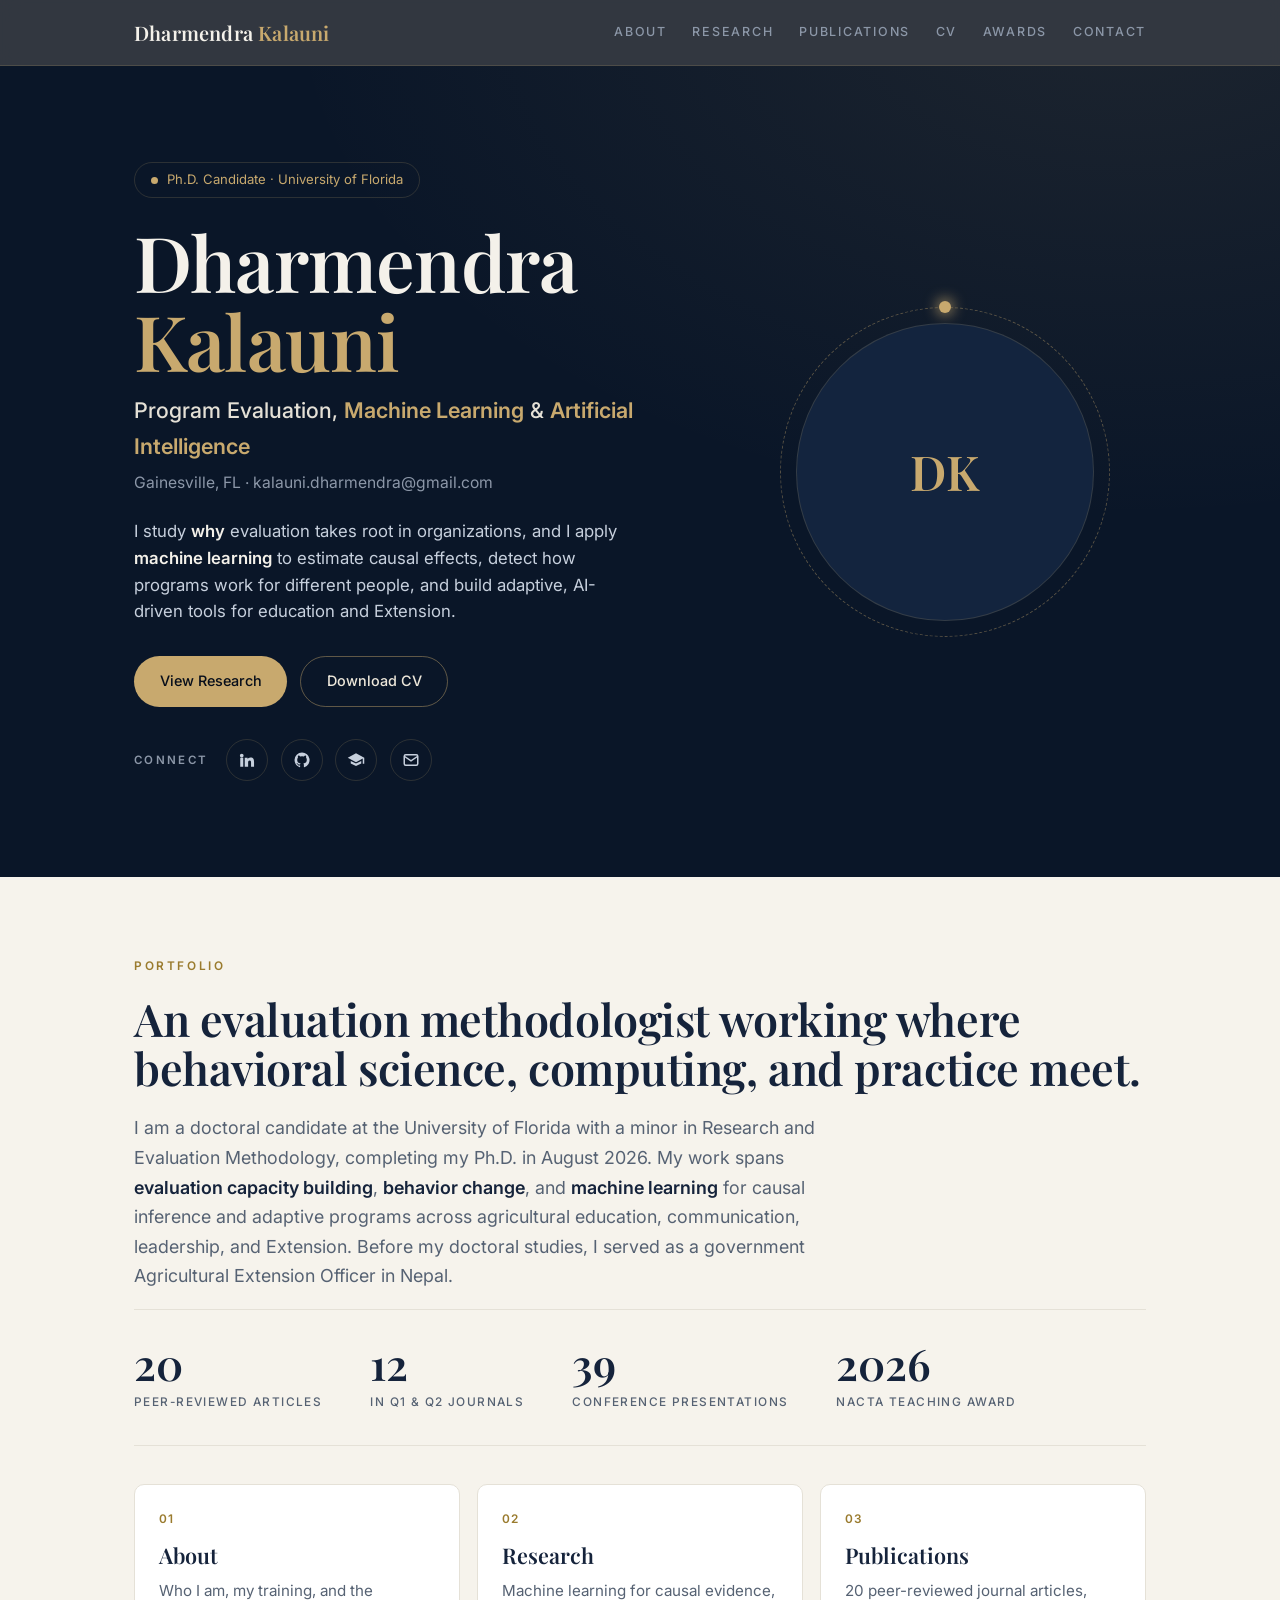
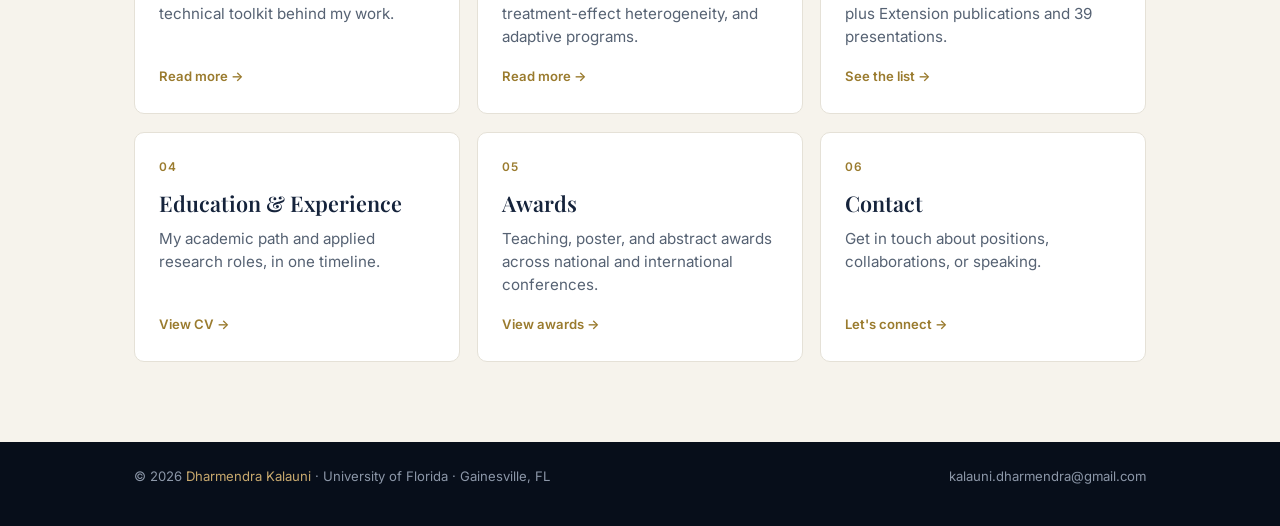
<file: index.html>
<!DOCTYPE html>
<html lang="en">
<head>
<meta charset="UTF-8" />
<meta name="viewport" content="width=device-width, initial-scale=1.0" />
<title>Dharmendra Kalauni — Artificial Intelligence, Machine Learning, Program Evaluation, Human Dimension, Behavior Change</title>
<meta name="description" content="Dharmendra Kalauni — Ph.D. candidate in Agricultural Education and Communication at the University of Florida. Artificial Intelligence, Machine Learning for causal inference." />
<link rel="preconnect" href="https://fonts.googleapis.com" />
<link rel="preconnect" href="https://fonts.gstatic.com" crossorigin />
<link href="https://fonts.googleapis.com/css2?family=Playfair+Display:wght@400;500;600;700&family=Inter:wght@300;400;500;600;700&display=swap" rel="stylesheet" />
<link rel="stylesheet" href="styles.css" />
<script>document.documentElement.className+=" js";</script>
</head>
<script> window.chtlConfig = { chatbotId: "4993487192" } </script>
<script async data-id="4993487192" id="chtl-script" type="text/javascript" src="https://chatling.ai/js/embed.js"></script>
  
<body>

<nav class="nav"><div class="nav-inner">
  <a class="brand" href="index.html">Dharmendra <span class="gold">Kalauni</span></a>
  <div class="nav-links">
    <a href="about.html">About</a>
    <a href="research.html">Research</a>
    <a href="publications.html">Publications</a>
    <a href="cv.html">CV</a>
    <a href="awards.html">Awards</a>
    <a href="contact.html">Contact</a>
  </div>
</div></nav>

<header class="hero">
  <div class="hero-inner">
    <div>
      <span class="chip">Ph.D. Candidate · University of Florida</span>
      <h1>Dharmendra<span class="ln2">Kalauni</span></h1>
      <p class="role">Program Evaluation, <b>Machine Learning</b> & <b>Artificial Intelligence</b></p>
      <p class="where">Gainesville, FL · kalauni.dharmendra@gmail.com</p>
      <p class="lede">I study <b>why</b> evaluation takes root in organizations, and I apply <b>machine learning</b> to estimate causal effects, detect how programs work for different people, and build adaptive, AI-driven tools for education and Extension.</p>
      <div class="cta-row">
        <a class="btn btn-solid" href="research.html">View Research</a>
        <a class="btn btn-ghost-light" href="cv.pdf">Download CV</a>
      </div>
      <div class="connect">
        <span class="lbl">Connect</span>
        <a class="iconbtn" href="https://www.linkedin.com/in/dharmendra-kalauni-5b0ba9138/" aria-label="LinkedIn"><svg viewBox="0 0 24 24" fill="currentColor"><path d="M4.98 3.5a2.5 2.5 0 100 5 2.5 2.5 0 000-5zM3 9h4v12H3zM9 9h3.8v1.7h.05c.53-1 1.83-2.05 3.77-2.05 4.03 0 4.78 2.65 4.78 6.1V21h-4v-5.4c0-1.29-.02-2.95-1.8-2.95-1.8 0-2.08 1.4-2.08 2.85V21H9z"/></svg></a>
        <a class="iconbtn" href="https://github.com/Dhurbu21" aria-label="GitHub"><svg viewBox="0 0 24 24" fill="currentColor"><path d="M12 2A10 10 0 002 12c0 4.42 2.87 8.17 6.84 9.5.5.09.68-.22.68-.48v-1.7c-2.78.6-3.37-1.34-3.37-1.34-.46-1.16-1.11-1.47-1.11-1.47-.91-.62.07-.6.07-.6 1 .07 1.53 1.03 1.53 1.03.89 1.52 2.34 1.08 2.91.83.09-.65.35-1.08.63-1.33-2.22-.25-4.55-1.11-4.55-4.94 0-1.09.39-1.98 1.03-2.68-.1-.26-.45-1.27.1-2.65 0 0 .84-.27 2.75 1.02a9.5 9.5 0 015 0c1.91-1.29 2.75-1.02 2.75-1.02.55 1.38.2 2.39.1 2.65.64.7 1.03 1.59 1.03 2.68 0 3.84-2.34 4.69-4.57 4.94.36.31.68.92.68 1.85v2.74c0 .27.18.58.69.48A10 10 0 0012 2z"/></svg></a>
        <a class="iconbtn" href="https://scholar.google.com/citations?hl=en&amp;user=44QvjcsAAAAJ" aria-label="Google Scholar"><svg viewBox="0 0 24 24" fill="currentColor"><path d="M12 3L1 9l11 6 9-4.91V17h2V9L12 3zM5 13.18v3.5L12 20l7-3.32v-3.5L12 16.5 5 13.18z"/></svg></a>
        <a class="iconbtn" href="mailto:kalauni.dharmendra@gmail.com" aria-label="Email"><svg viewBox="0 0 24 24" fill="none" stroke="currentColor" stroke-width="2"><rect x="3" y="5" width="18" height="14" rx="2"/><path d="M3 7l9 6 9-6"/></svg></a>
      </div>
    </div>
    <div class="hero-portrait">
      <div class="portrait">
        <div class="ring"></div>
        <div class="orbit"></div>
        <div class="headshot" id="headshot">
          <img src="images/profile.jpg" alt="Dharmendra Kalauni" onerror="this.closest('.headshot').classList.add('empty');this.remove();" />
        </div>
      </div>
    </div>
  </div>
</header>

<section class="section">
  <div class="wrap">
    <p class="label">Portfolio</p>
    <h2 class="sec-head reveal">An evaluation methodologist working where behavioral science, computing, and practice meet.</h2>
    <p class="lead-para reveal">
      I am a doctoral candidate at the University of Florida with a minor in Research and Evaluation Methodology,
      completing my Ph.D. in August 2026. My work spans <b>evaluation capacity building</b>, <b>behavior change</b>,
      and <b>machine learning</b> for causal inference and adaptive programs across agricultural education,
      communication, leadership, and Extension. Before my doctoral studies, I served as a government Agricultural
      Extension Officer in Nepal.
    </p>

    <div class="stats reveal">
      <div class="stat"><div class="n">20</div><div class="l">Peer-reviewed articles</div></div>
      <div class="stat"><div class="n">12</div><div class="l">In Q1 &amp; Q2 journals</div></div>
      <div class="stat"><div class="n">39</div><div class="l">Conference presentations</div></div>
      <div class="stat"><div class="n">2026</div><div class="l">NACTA Teaching Award</div></div>
    </div>

    <div class="cards reveal">
      <a class="card" href="about.html"><span class="ix">01</span><h3>About</h3><p>Who I am, my training, and the technical toolkit behind my work.</p><span class="go">Read more →</span></a>
      <a class="card" href="research.html"><span class="ix">02</span><h3>Research</h3><p>Machine learning for causal evidence, treatment-effect heterogeneity, and adaptive programs.</p><span class="go">Read more →</span></a>
      <a class="card" href="publications.html"><span class="ix">03</span><h3>Publications</h3><p>20 peer-reviewed journal articles, plus Extension publications and 39 presentations.</p><span class="go">See the list →</span></a>
      <a class="card" href="cv.html"><span class="ix">04</span><h3>Education &amp; Experience</h3><p>My academic path and applied research roles, in one timeline.</p><span class="go">View CV →</span></a>
      <a class="card" href="awards.html"><span class="ix">05</span><h3>Awards</h3><p>Teaching, poster, and abstract awards across national and international conferences.</p><span class="go">View awards →</span></a>
      <a class="card" href="contact.html"><span class="ix">06</span><h3>Contact</h3><p>Get in touch about positions, collaborations, or speaking.</p><span class="go">Let's connect →</span></a>
    </div>
  </div>
</section>

<footer><div class="wrap">
  <span>© <span data-year></span> <span class="gold">Dharmendra Kalauni</span> · University of Florida · Gainesville, FL</span>
  <span>kalauni.dharmendra@gmail.com</span>
</div></footer>

<script src="script.js"></script>
</body>
</html>
</file>
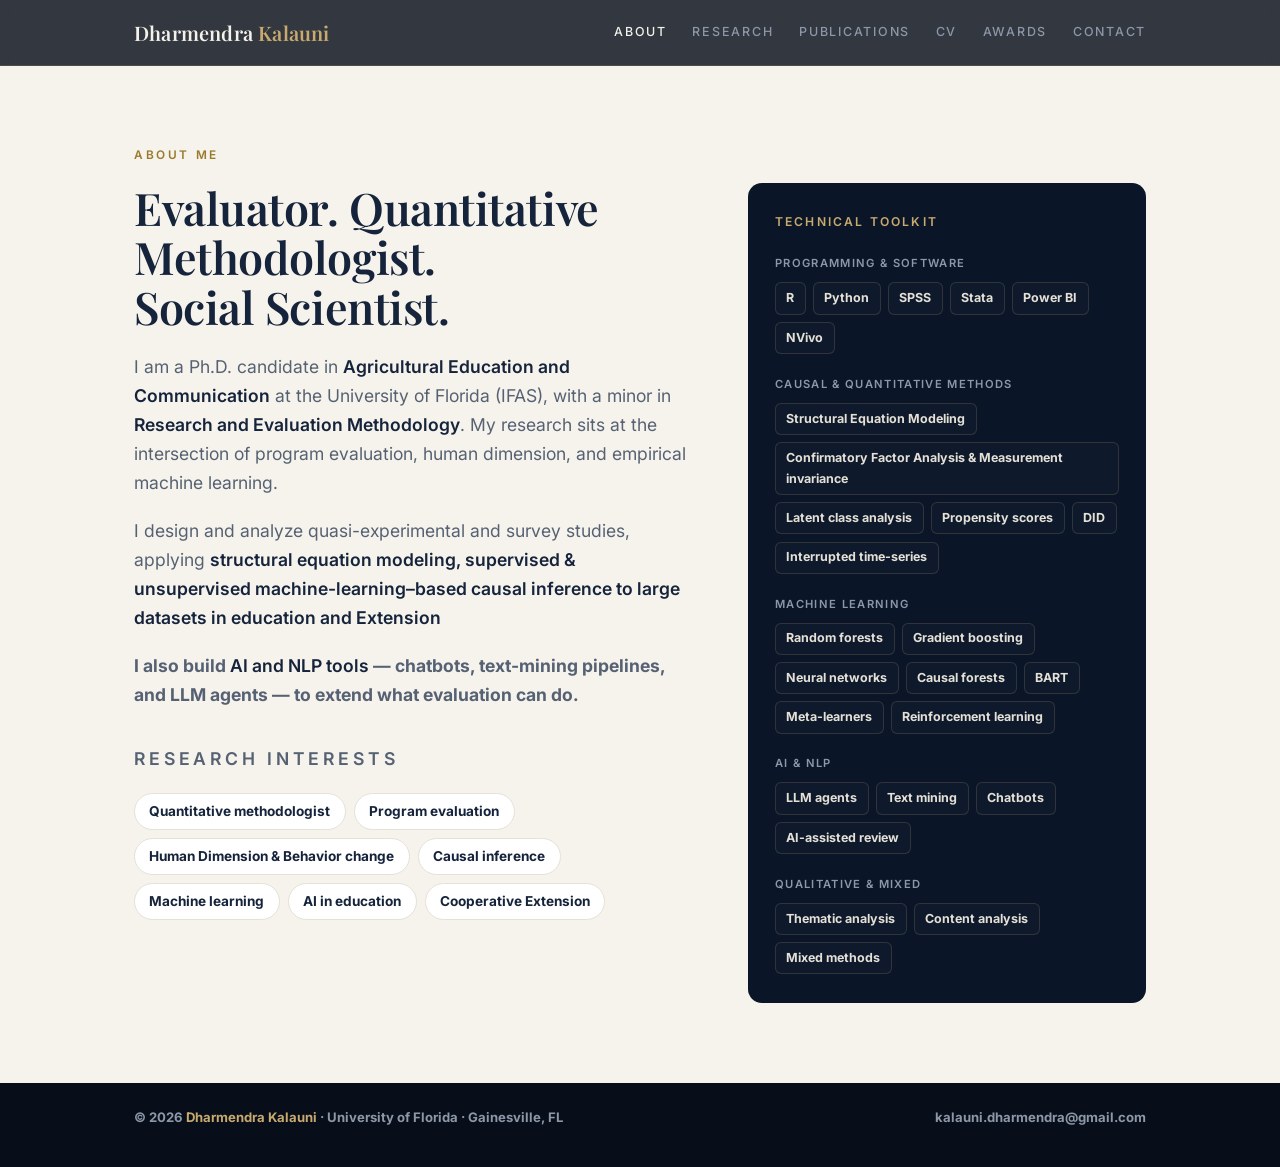
<file: about.html>
<!DOCTYPE html>
<html lang="en">
<head>
<meta charset="UTF-8" />
<meta name="viewport" content="width=device-width, initial-scale=1.0" />
<title>About — Dharmendra Kalauni</title>
<meta name="description" content="About Dharmendra Kalauni — quantitative methodologist, applied social scientist, and data enthusiast at the University of Florida." />
<link rel="preconnect" href="https://fonts.googleapis.com" />
<link rel="preconnect" href="https://fonts.gstatic.com" crossorigin />
<link href="https://fonts.googleapis.com/css2?family=Playfair+Display:wght@400;500;600;700&family=Inter:wght@300;400;500;600;700&display=swap" rel="stylesheet" />
<link rel="stylesheet" href="styles.css" />
<script>document.documentElement.className+=" js";</script>
</head>
<script> window.chtlConfig = { chatbotId: "4993487192" } </script>
<script async data-id="4993487192" id="chtl-script" type="text/javascript" src="https://chatling.ai/js/embed.js"></script>
<body>

<nav class="nav"><div class="nav-inner">
  <a class="brand" href="index.html">Dharmendra <span class="gold">Kalauni</span></a>
  <div class="nav-links">
    <a href="about.html" aria-current="page">About</a>
    <a href="research.html">Research</a>
    <a href="publications.html">Publications</a>
    <a href="cv.html">CV</a>
    <a href="awards.html">Awards</a>
    <a href="contact.html">Contact</a>
  </div>
</div></nav>

<section class="section">
  <div class="wrap">
    <p class="label">About me</p>
    <div class="about-grid">
      <div class="bio reveal">
        <h2 class="sec-head">Evaluator. Quantitative Methodologist.<br />Social Scientist.</h2>
        <p>I am a Ph.D. candidate in <b>Agricultural Education and Communication</b> at the University of Florida (IFAS), with a minor in <b>Research and Evaluation Methodology</b>. My research sits at the intersection of program evaluation, human dimension, and empirical machine learning.</p>
        <p>I design and analyze quasi-experimental and survey studies, applying <b>structural equation modeling, <b> supervised & unsupervised machine-learning–based causal inference</b> to large datasets in education and Extension </p>
        <p>I also build <b>AI and NLP tools</b> — chatbots, text-mining pipelines, and LLM agents — to extend what evaluation can do.</p>

        <p class="label" style="margin-top:2.2rem;">Research interests</p>
        <div class="interests">
          <span class="tag">Quantitative methodologist</span>
          <span class="tag">Program evaluation</span>
          <span class="tag">Human Dimension & Behavior change</span>
          <span class="tag">Causal inference</span>
          <span class="tag">Machine learning</span>
          <span class="tag">AI in education</span>
          <span class="tag">Cooperative Extension</span>
        </div>
      </div>

      <aside class="toolkit reveal">
        <h3>Technical Toolkit</h3>
        <div class="grp">
          <h4>Programming &amp; Software</h4>
          <div class="tags"><span class="tag">R</span><span class="tag">Python</span><span class="tag">SPSS</span><span class="tag">Stata</span><span class="tag">Power BI</span><span class="tag">NVivo</span></div>
        </div>
        <div class="grp">
          <h4>Causal &amp; Quantitative Methods</h4>
          <div class="tags"><span class="tag">Structural Equation Modeling</span><span class="tag">Confirmatory Factor Analysis &amp; Measurement invariance</span><span class="tag">Latent class analysis</span><span class="tag">Propensity scores</span><span class="tag">DID</span><span class="tag">Interrupted time-series</span></div>
        </div>
        <div class="grp">
          <h4>Machine Learning</h4>
          <div class="tags"><span class="tag">Random forests</span><span class="tag">Gradient boosting</span><span class="tag">Neural networks</span><span class="tag">Causal forests</span><span class="tag">BART</span><span class="tag">Meta-learners</span><span class="tag">Reinforcement learning</span></div>
        </div>
        <div class="grp">
          <h4>AI &amp; NLP</h4>
          <div class="tags"><span class="tag">LLM agents</span><span class="tag">Text mining</span><span class="tag">Chatbots</span><span class="tag">AI-assisted review</span></div>
        </div>
        <div class="grp">
          <h4>Qualitative &amp; Mixed</h4>
          <div class="tags"><span class="tag">Thematic analysis</span><span class="tag">Content analysis</span><span class="tag">Mixed methods</span></div>
        </div>
      </aside>
    </div>
  </div>
</section>

<footer><div class="wrap">
  <span>© <span data-year></span> <span class="gold">Dharmendra Kalauni</span> · University of Florida · Gainesville, FL</span>
  <span>kalauni.dharmendra@gmail.com</span>
</div></footer>

<script src="script.js"></script>
</body>
</html>
</file>
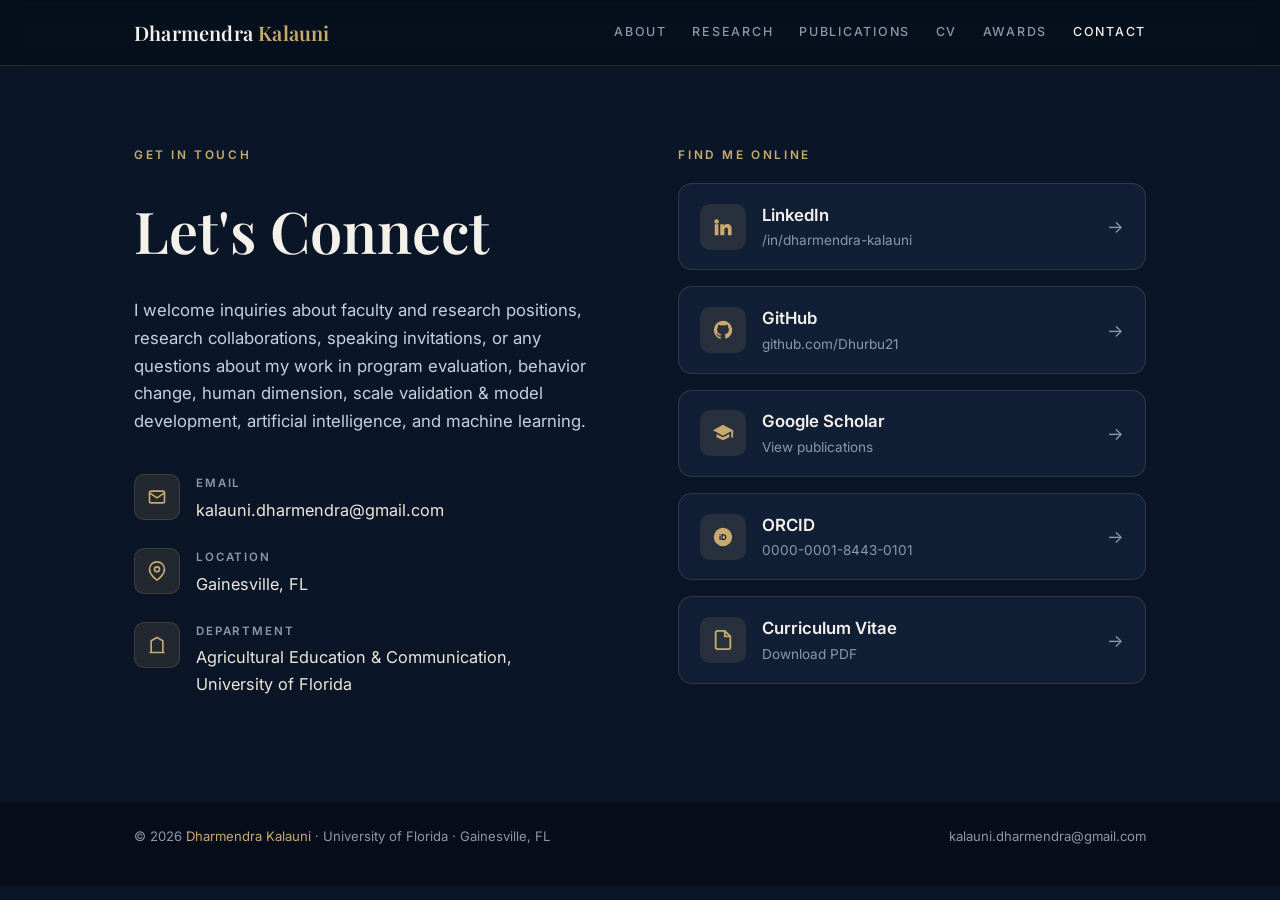
<file: contact.html>
<!DOCTYPE html>
<html lang="en">
<head>
<meta charset="UTF-8" />
<meta name="viewport" content="width=device-width, initial-scale=1.0" />
<title>Contact — Dharmendra Kalauni</title>
<meta name="description" content="Contact Dharmendra Kalauni — University of Florida. Inquiries about positions, research collaborations, and speaking." />
<link rel="preconnect" href="https://fonts.googleapis.com" />
<link rel="preconnect" href="https://fonts.gstatic.com" crossorigin />
<link href="https://fonts.googleapis.com/css2?family=Playfair+Display:wght@400;500;600;700&family=Inter:wght@300;400;500;600;700&display=swap" rel="stylesheet" />
<link rel="stylesheet" href="styles.css" />
<script>document.documentElement.className+=" js";</script>
</head>
<body class="theme-dark">

<nav class="nav"><div class="nav-inner">
  <a class="brand" href="index.html">Dharmendra <span class="gold">Kalauni</span></a>
  <div class="nav-links">
    <a href="about.html">About</a>
    <a href="research.html">Research</a>
    <a href="publications.html">Publications</a>
    <a href="cv.html">CV</a>
    <a href="awards.html">Awards</a>
    <a href="contact.html" aria-current="page">Contact</a>
  </div>
</div></nav>

<section class="section connect" style="padding-top:clamp(3rem,7vw,5rem);">
  <div class="wrap">
    <div class="connect-grid">

      <div class="reveal">
        <p class="label">Get in touch</p>
        <h2>Let's Connect</h2>
        <p class="intro">I welcome inquiries about faculty and research positions, research collaborations, speaking invitations, or any questions about my work in program evaluation, behavior change, human dimension, scale validation & model development, artificial intelligence, and machine learning.</p>

        <div class="info-row">
          <div class="ico"><svg viewBox="0 0 24 24" fill="none" stroke="currentColor" stroke-width="2"><rect x="3" y="5" width="18" height="14" rx="2"/><path d="M3 7l9 6 9-6"/></svg></div>
          <div><div class="k">Email</div><a class="v" href="mailto:kalauni.dharmendra@gmail.com">kalauni.dharmendra@gmail.com</a></div>
        </div>
        <div class="info-row">
          <div class="ico"><svg viewBox="0 0 24 24" fill="none" stroke="currentColor" stroke-width="2"><path d="M21 10c0 7-9 13-9 13s-9-6-9-13a9 9 0 0118 0z"/><circle cx="12" cy="10" r="3"/></svg></div>
          <div><div class="k">Location</div><div class="v">Gainesville, FL</div></div>
        </div>
        <div class="info-row">
          <div class="ico"><svg viewBox="0 0 24 24" fill="none" stroke="currentColor" stroke-width="2"><path d="M3 21h18M5 21V7l7-4 7 4v14"/><path d="M9 9h.01M9 13h.01M9 17h.01M15 9h.01M15 13h.01M15 17h.01"/></svg></div>
          <div><div class="k">Department</div><div class="v">Agricultural Education &amp; Communication,<br />University of Florida</div></div>
        </div>
      </div>

      <div class="reveal">
        <p class="label">Find me online</p>

        <a class="find-card" href="https://www.linkedin.com/in/dharmendra-kalauni-5b0ba9138/">
          <div class="ico"><svg viewBox="0 0 24 24" fill="currentColor"><path d="M4.98 3.5a2.5 2.5 0 100 5 2.5 2.5 0 000-5zM3 9h4v12H3zM9 9h3.8v1.7h.05c.53-1 1.83-2.05 3.77-2.05 4.03 0 4.78 2.65 4.78 6.1V21h-4v-5.4c0-1.29-.02-2.95-1.8-2.95-1.8 0-2.08 1.4-2.08 2.85V21H9z"/></svg></div>
          <div class="t"><div class="nm">LinkedIn</div><div class="sb">/in/dharmendra-kalauni</div></div>
          <span class="arr">→</span>
        </a>

        <a class="find-card" href="https://github.com/Dhurbu21">
          <div class="ico"><svg viewBox="0 0 24 24" fill="currentColor"><path d="M12 2A10 10 0 002 12c0 4.42 2.87 8.17 6.84 9.5.5.09.68-.22.68-.48v-1.7c-2.78.6-3.37-1.34-3.37-1.34-.46-1.16-1.11-1.47-1.11-1.47-.91-.62.07-.6.07-.6 1 .07 1.53 1.03 1.53 1.03.89 1.52 2.34 1.08 2.91.83.09-.65.35-1.08.63-1.33-2.22-.25-4.55-1.11-4.55-4.94 0-1.09.39-1.98 1.03-2.68-.1-.26-.45-1.27.1-2.65 0 0 .84-.27 2.75 1.02a9.5 9.5 0 015 0c1.91-1.29 2.75-1.02 2.75-1.02.55 1.38.2 2.39.1 2.65.64.7 1.03 1.59 1.03 2.68 0 3.84-2.34 4.69-4.57 4.94.36.31.68.92.68 1.85v2.74c0 .27.18.58.69.48A10 10 0 0012 2z"/></svg></div>
          <div class="t"><div class="nm">GitHub</div><div class="sb">github.com/Dhurbu21</div></div>
          <span class="arr">→</span>
        </a>

        <a class="find-card" href="https://scholar.google.com/citations?hl=en&amp;user=44QvjcsAAAAJ&amp;view_op=list_works&amp;sortby=pubdate">
          <div class="ico"><svg viewBox="0 0 24 24" fill="currentColor"><path d="M12 3L1 9l11 6 9-4.91V17h2V9L12 3zM5 13.18v3.5L12 20l7-3.32v-3.5L12 16.5 5 13.18z"/></svg></div>
          <div class="t"><div class="nm">Google Scholar</div><div class="sb">View publications</div></div>
          <span class="arr">→</span>
        </a>

        <a class="find-card" href="https://orcid.org/0000-0001-8443-0101">
          <div class="ico"><svg viewBox="0 0 24 24" fill="currentColor"><circle cx="12" cy="12" r="10"/><text x="12" y="15.5" text-anchor="middle" font-size="8.5" fill="#0A1628" font-weight="700" font-family="Inter,sans-serif">iD</text></svg></div>
          <div class="t"><div class="nm">ORCID</div><div class="sb">0000-0001-8443-0101</div></div>
          <span class="arr">→</span>
        </a>

        <a class="find-card" href="cv.pdf">
          <div class="ico"><svg viewBox="0 0 24 24" fill="none" stroke="currentColor" stroke-width="2"><path d="M14 2H6a2 2 0 00-2 2v16a2 2 0 002 2h12a2 2 0 002-2V8z"/><path d="M14 2v6h6"/></svg></div>
          <div class="t"><div class="nm">Curriculum Vitae</div><div class="sb">Download PDF</div></div>
          <span class="arr">→</span>
        </a>
      </div>

    </div>
  </div>
</section>

<footer><div class="wrap">
  <span>© <span data-year></span> <span class="gold">Dharmendra Kalauni</span> · University of Florida · Gainesville, FL</span>
  <span>kalauni.dharmendra@gmail.com</span>
</div></footer>

<script src="script.js"></script>
</body>
</html>
</file>
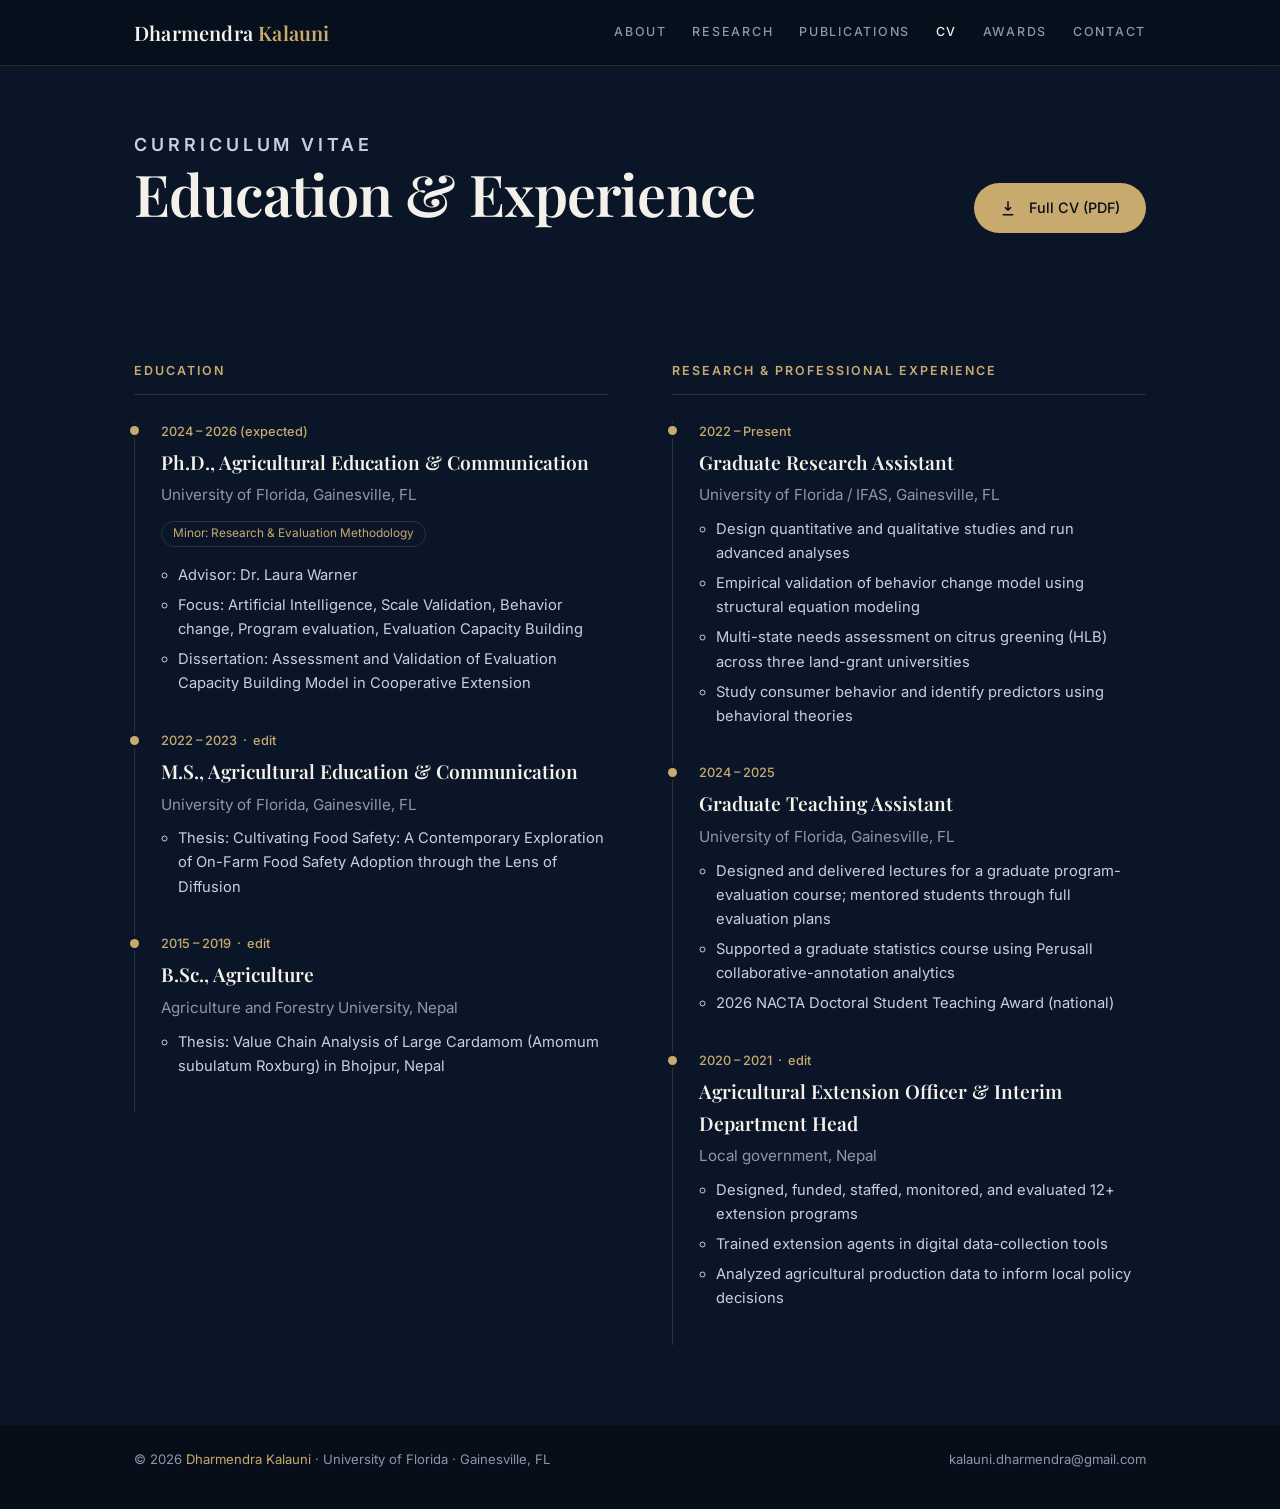
<file: cv.html>
<!DOCTYPE html>
<html lang="en">
<head>
<meta charset="UTF-8" />
<meta name="viewport" content="width=device-width, initial-scale=1.0" />
<title>CV — Education &amp; Experience — Dharmendra Kalauni</title>
<meta name="description" content="Education and experience of Dharmendra Kalauni — University of Florida doctoral candidate in Agricultural Education and Communication." />
<link rel="preconnect" href="https://fonts.googleapis.com" />
<link rel="preconnect" href="https://fonts.gstatic.com" crossorigin />
<link href="https://fonts.googleapis.com/css2?family=Playfair+Display:wght@400;500;600;700&family=Inter:wght@300;400;500;600;700&display=swap" rel="stylesheet" />
<link rel="stylesheet" href="styles.css" />
<script>document.documentElement.className+=" js";</script>
</head>
  <script> window.chtlConfig = { chatbotId: "4993487192" } </script>
<script async data-id="4993487192" id="chtl-script" type="text/javascript" src="https://chatling.ai/js/embed.js"></script>
<body class="theme-dark">

<nav class="nav"><div class="nav-inner">
  <a class="brand" href="index.html">Dharmendra <span class="gold">Kalauni</span></a>
  <div class="nav-links">
    <a href="about.html">About</a>
    <a href="research.html">Research</a>
    <a href="publications.html">Publications</a>
    <a href="cv.html" aria-current="page">CV</a>
    <a href="awards.html">Awards</a>
    <a href="contact.html">Contact</a>
  </div>
</div></nav>

<div class="page-head"><div class="wrap">
  <div class="row">
    <div>
      <p class="label">Curriculum Vitae</p>
      <h1>Education &amp; Experience</h1>
    </div>
    <a class="btn btn-solid" href="cv.pdf"><svg viewBox="0 0 24 24" width="18" height="18" fill="none" stroke="currentColor" stroke-width="2" style="margin-right:.2rem"><path d="M12 3v12m0 0l-4-4m4 4l4-4M5 21h14"/></svg> Full CV (PDF)</a>
  </div>
</div></div>

<section class="section">
  <div class="wrap">
    <div class="cv-grid">

      <!-- EDUCATION -->
      <div class="reveal">
        <p class="tl-head">Education</p>
        <ul class="tl">
          <li>
            <div class="when">2024 – 2026 (expected)</div>
            <h4>Ph.D., Agricultural Education &amp; Communication</h4>
            <p class="org">University of Florida, Gainesville, FL</p>
            <span class="badge">Minor: Research &amp; Evaluation Methodology</span>
            <ul>
              <li>Advisor: Dr. Laura Warner</li>
              <li>Focus: Artificial Intelligence, Scale Validation, Behavior change, Program evaluation, Evaluation Capacity Building</li>
              <li>Dissertation: Assessment and Validation of Evaluation Capacity Building Model in Cooperative
Extension</li>
            </ul>
          </li>
          <!-- EDIT ME: add your M.S. here, or delete this block if not applicable -->
          <li>
            <div class="when">2022 – 2023 &nbsp;·&nbsp; edit</div>
            <h4>M.S., Agricultural Education &amp; Communication</h4>
            <p class="org">University of Florida, Gainesville, FL</p>
            <ul><li>Thesis: Cultivating Food Safety: A Contemporary Exploration of On-Farm Food Safety
Adoption through the Lens of Diffusion</li></ul>
          </li>
          <!-- EDIT ME: add your B.Sc. details -->
          <li>
            <div class="when">2015 – 2019 &nbsp;·&nbsp; edit</div>
            <h4>B.Sc., Agriculture</h4>
            <p class="org">Agriculture and Forestry University, Nepal</p>
            <ul><li>Thesis: Value Chain Analysis of Large Cardamom (Amomum subulatum Roxburg) in Bhojpur,
Nepal</li></ul>
          </li>
        </ul>
      </div>

      <!-- EXPERIENCE -->
      <div class="reveal">
        <p class="tl-head">Research &amp; Professional Experience</p>
        <ul class="tl">
          <li>
            <div class="when">2022 – Present</div>
            <h4>Graduate Research Assistant</h4>
            <p class="org">University of Florida / IFAS, Gainesville, FL</p>
            <ul>
              <li>Design quantitative and qualitative studies and run advanced analyses </li>
              <li>Empirical validation of behavior change model using structural equation modeling</li>
              <li>Multi-state needs assessment on citrus greening (HLB) across three land-grant universities</li>
              <li>Study consumer behavior and identify predictors using behavioral theories</li>
            </ul>
          </li>
          <li>
            <div class="when">2024 – 2025</div>
            <h4>Graduate Teaching Assistant</h4>
            <p class="org">University of Florida, Gainesville, FL</p>
            <ul>
              <li>Designed and delivered lectures for a graduate program-evaluation course; mentored students through full evaluation plans</li>
              <li>Supported a graduate statistics course using Perusall collaborative-annotation analytics</li>
              <li>2026 NACTA Doctoral Student Teaching Award (national)</li>
            </ul>
          </li>
          <li>
            <!-- EDIT ME: confirm the years of your Nepal role -->
            <div class="when">2020 – 2021 &nbsp;·&nbsp; edit</div>
            <h4>Agricultural Extension Officer &amp; Interim Department Head</h4>
            <p class="org">Local government, Nepal</p>
            <ul>
              <li>Designed, funded, staffed, monitored, and evaluated 12+ extension programs</li>
              <li>Trained extension agents in digital data-collection tools</li>
              <li>Analyzed agricultural production data to inform local policy decisions</li>
            </ul>
          </li>
        </ul>
      </div>

    </div>
  </div>
</section>

<footer><div class="wrap">
  <span>© <span data-year></span> <span class="gold">Dharmendra Kalauni</span> · University of Florida · Gainesville, FL</span>
  <span>kalauni.dharmendra@gmail.com</span>
</div></footer>

<script src="script.js"></script>
</body>
</html>
</file>
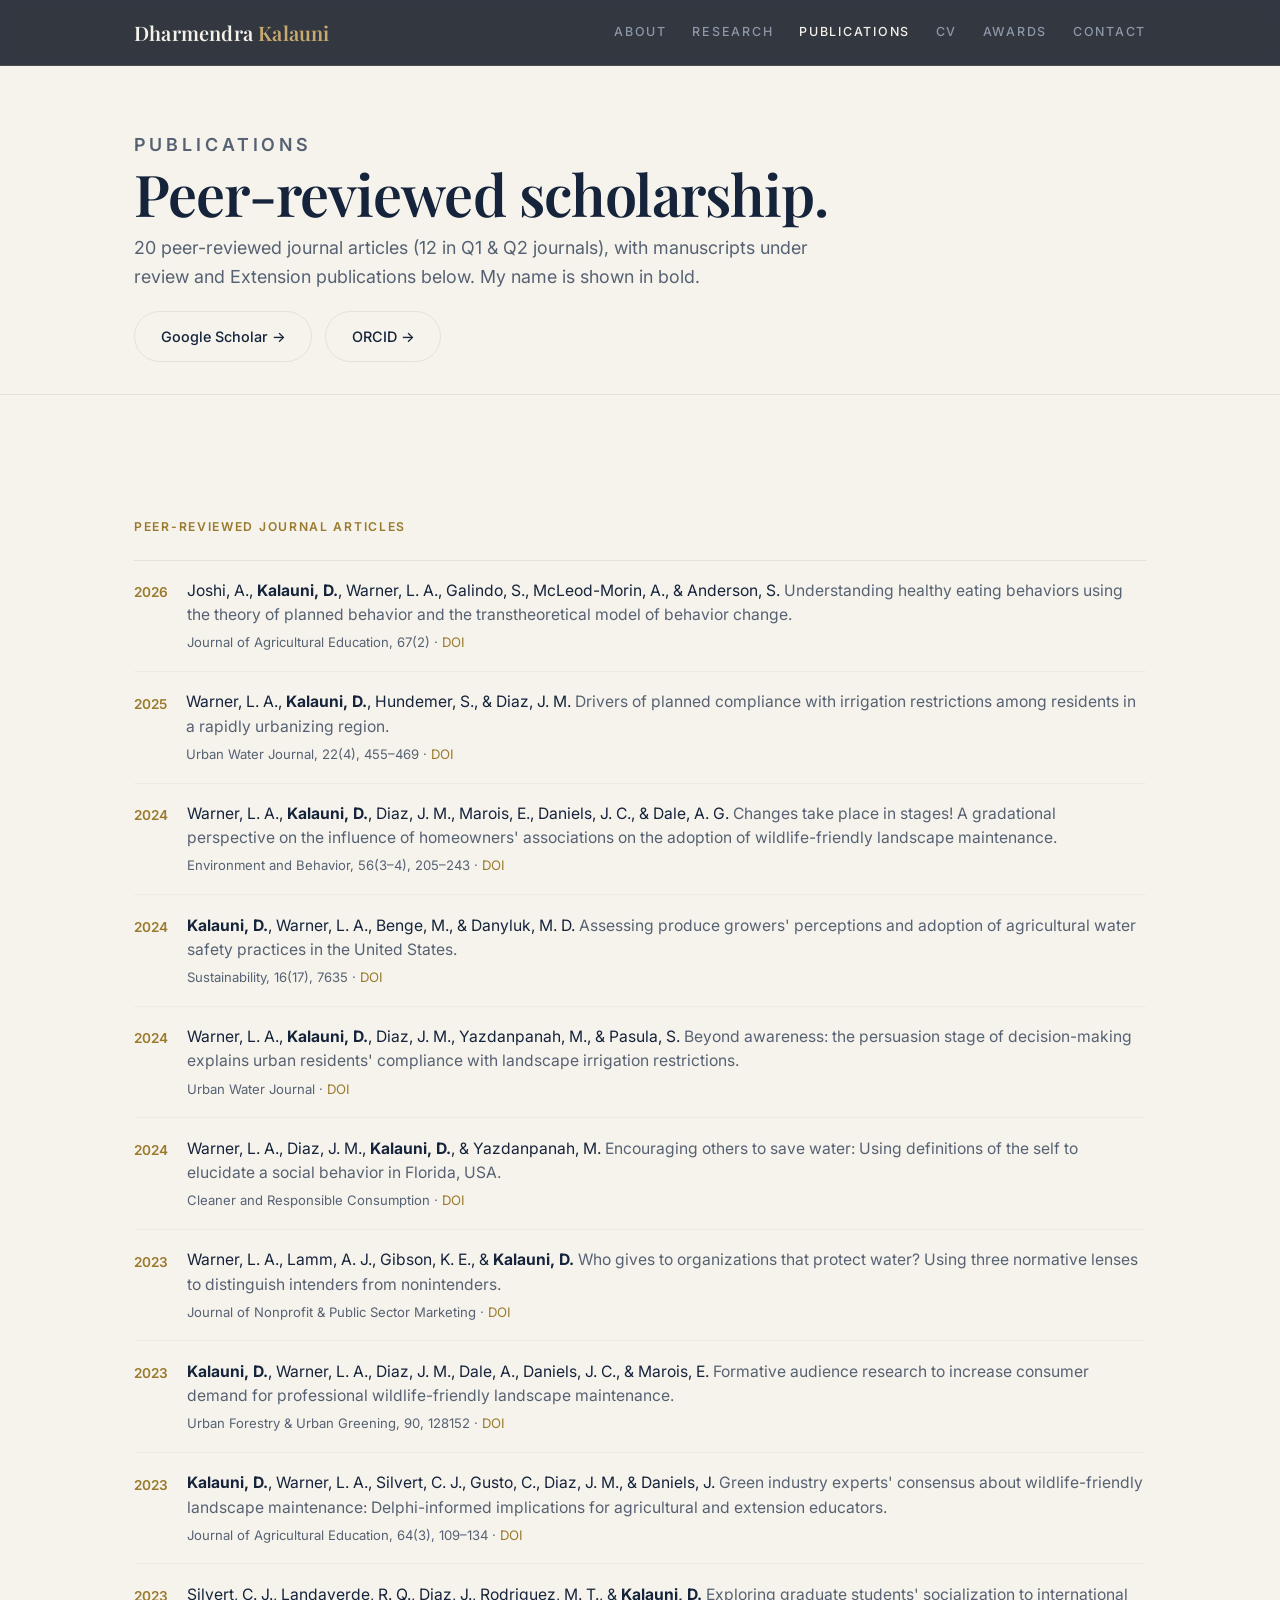
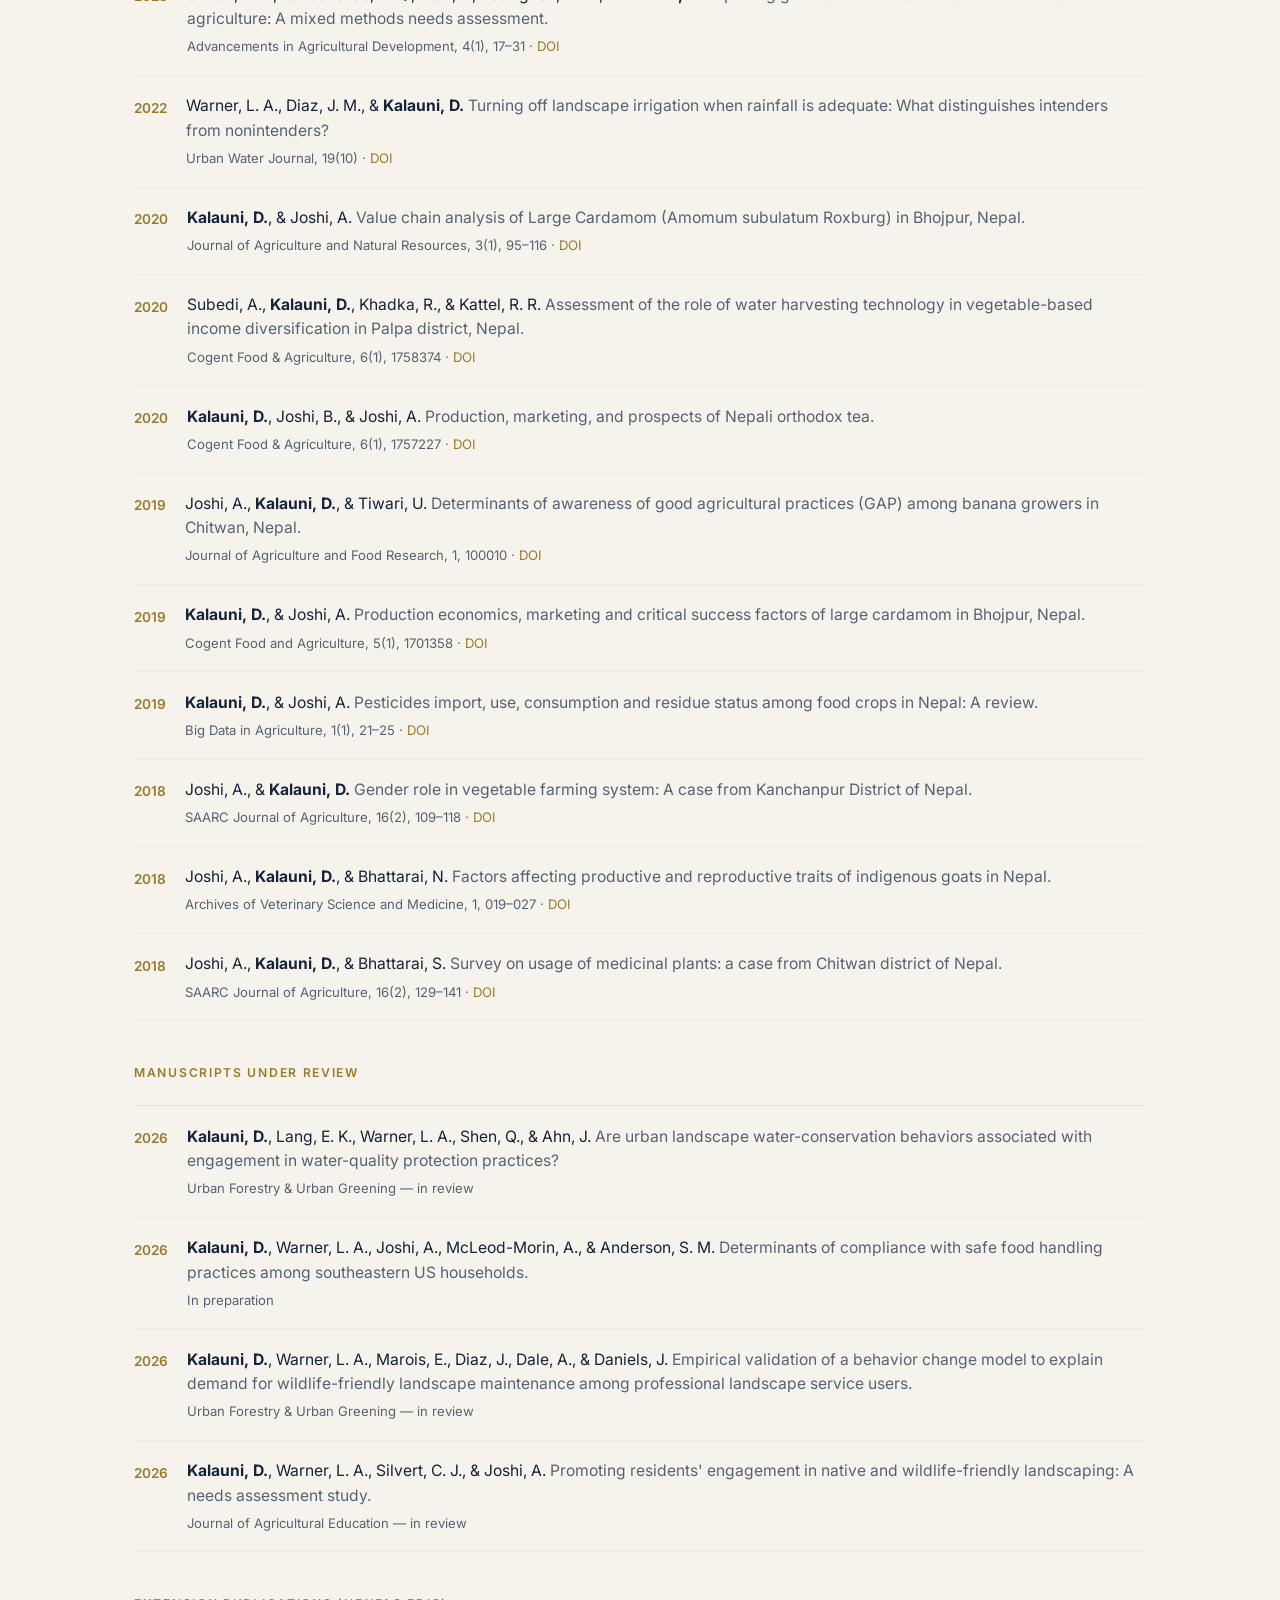
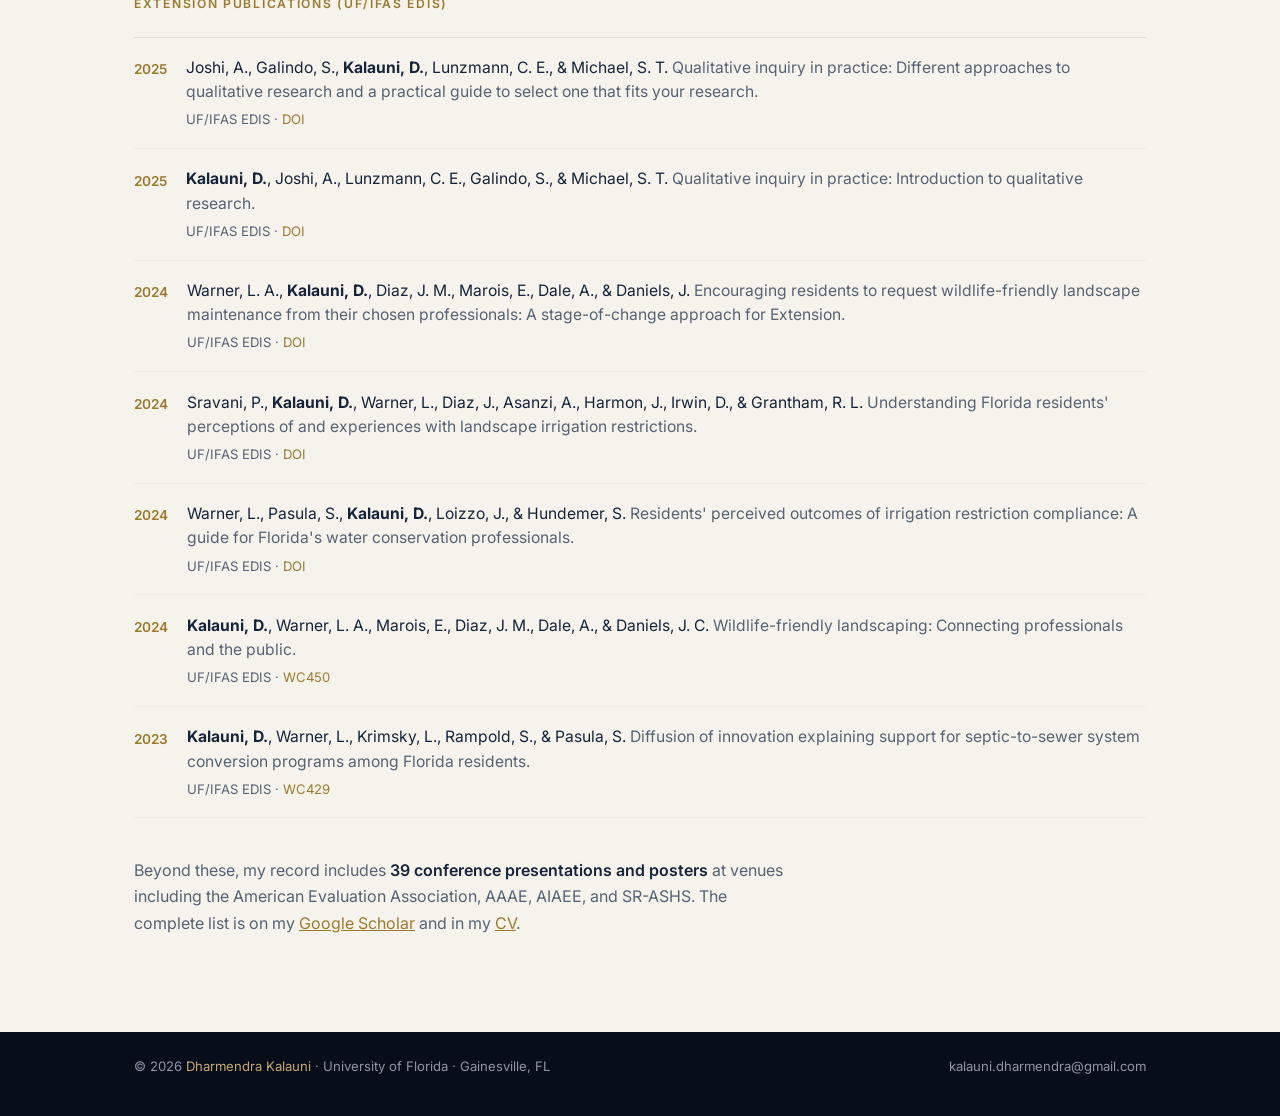
<file: publications.html>
<!DOCTYPE html>
<html lang="en">
<head>
<meta charset="UTF-8" />
<meta name="viewport" content="width=device-width, initial-scale=1.0" />
<title>Publications — Dharmendra Kalauni</title>
<meta name="description" content="Peer-reviewed publications of Dharmendra Kalauni — 20 journal articles, manuscripts under review, and Extension (EDIS) publications." />
<link rel="preconnect" href="https://fonts.googleapis.com" />
<link rel="preconnect" href="https://fonts.gstatic.com" crossorigin />
<link href="https://fonts.googleapis.com/css2?family=Playfair+Display:wght@400;500;600;700&family=Inter:wght@300;400;500;600;700&display=swap" rel="stylesheet" />
<link rel="stylesheet" href="styles.css" />
<script>document.documentElement.className+=" js";</script>
</head>
  <script> window.chtlConfig = { chatbotId: "4993487192" } </script>
<script async data-id="4993487192" id="chtl-script" type="text/javascript" src="https://chatling.ai/js/embed.js"></script>
<body>

<nav class="nav"><div class="nav-inner">
  <a class="brand" href="index.html">Dharmendra <span class="gold">Kalauni</span></a>
  <div class="nav-links">
    <a href="about.html">About</a>
    <a href="research.html">Research</a>
    <a href="publications.html" aria-current="page">Publications</a>
    <a href="cv.html">CV</a>
    <a href="awards.html">Awards</a>
    <a href="contact.html">Contact</a>
  </div>
</div></nav>

<div class="page-head light"><div class="wrap">
  <p class="label">Publications</p>
  <h1>Peer-reviewed scholarship.</h1>
  <p>20 peer-reviewed journal articles (12 in Q1 &amp; Q2 journals), with manuscripts under review and Extension publications below. My name is shown in bold.</p>
  <p style="margin-top:1.2rem;display:flex;flex-wrap:wrap;gap:.8rem;">
    <a class="btn btn-ghost" href="https://scholar.google.com/citations?hl=en&amp;user=44QvjcsAAAAJ&amp;view_op=list_works&amp;sortby=pubdate">Google Scholar &rarr;</a>
    <a class="btn btn-ghost" href="https://orcid.org/0000-0001-8443-0101">ORCID &rarr;</a>
  </p>
</div></div>

<section class="section">
  <div class="wrap">
    <p class="sub-label">Peer-reviewed journal articles</p>
    <ul class="pub-list reveal">
      <li><span class="yr">2026</span><div class="cite">Joshi, A., <b>Kalauni, D.</b>, Warner, L. A., Galindo, S., McLeod-Morin, A., &amp; Anderson, S. <em>Understanding healthy eating behaviors using the theory of planned behavior and the transtheoretical model of behavior change.</em><span class="venue">Journal of Agricultural Education, 67(2) &middot; <a href="https://doi.org/10.5032/jae.v67i2.3199">DOI</a></span></div></li>
      <li><span class="yr">2025</span><div class="cite">Warner, L. A., <b>Kalauni, D.</b>, Hundemer, S., &amp; Diaz, J. M. <em>Drivers of planned compliance with irrigation restrictions among residents in a rapidly urbanizing region.</em><span class="venue">Urban Water Journal, 22(4), 455–469 &middot; <a href="https://doi.org/10.1080/1573062X.2025.2476554">DOI</a></span></div></li>
      <li><span class="yr">2024</span><div class="cite">Warner, L. A., <b>Kalauni, D.</b>, Diaz, J. M., Marois, E., Daniels, J. C., &amp; Dale, A. G. <em>Changes take place in stages! A gradational perspective on the influence of homeowners' associations on the adoption of wildlife-friendly landscape maintenance.</em><span class="venue">Environment and Behavior, 56(3–4), 205–243 &middot; <a href="https://doi.org/10.1177/00139165241284741">DOI</a></span></div></li>
      <li><span class="yr">2024</span><div class="cite"><b>Kalauni, D.</b>, Warner, L. A., Benge, M., &amp; Danyluk, M. D. <em>Assessing produce growers' perceptions and adoption of agricultural water safety practices in the United States.</em><span class="venue">Sustainability, 16(17), 7635 &middot; <a href="https://doi.org/10.3390/su16177635">DOI</a></span></div></li>
      <li><span class="yr">2024</span><div class="cite">Warner, L. A., <b>Kalauni, D.</b>, Diaz, J. M., Yazdanpanah, M., &amp; Pasula, S. <em>Beyond awareness: the persuasion stage of decision-making explains urban residents' compliance with landscape irrigation restrictions.</em><span class="venue">Urban Water Journal &middot; <a href="https://doi.org/10.1080/1573062X.2024.2312498">DOI</a></span></div></li>
      <li><span class="yr">2024</span><div class="cite">Warner, L. A., Diaz, J. M., <b>Kalauni, D.</b>, &amp; Yazdanpanah, M. <em>Encouraging others to save water: Using definitions of the self to elucidate a social behavior in Florida, USA.</em><span class="venue">Cleaner and Responsible Consumption &middot; <a href="https://doi.org/10.1016/j.clrc.2024.100176">DOI</a></span></div></li>
      <li><span class="yr">2023</span><div class="cite">Warner, L. A., Lamm, A. J., Gibson, K. E., &amp; <b>Kalauni, D.</b> <em>Who gives to organizations that protect water? Using three normative lenses to distinguish intenders from nonintenders.</em><span class="venue">Journal of Nonprofit &amp; Public Sector Marketing &middot; <a href="https://doi.org/10.1080/10495142.2023.2287213">DOI</a></span></div></li>
      <li><span class="yr">2023</span><div class="cite"><b>Kalauni, D.</b>, Warner, L. A., Diaz, J. M., Dale, A., Daniels, J. C., &amp; Marois, E. <em>Formative audience research to increase consumer demand for professional wildlife-friendly landscape maintenance.</em><span class="venue">Urban Forestry &amp; Urban Greening, 90, 128152 &middot; <a href="https://doi.org/10.1016/j.ufug.2023.128152">DOI</a></span></div></li>
      <li><span class="yr">2023</span><div class="cite"><b>Kalauni, D.</b>, Warner, L. A., Silvert, C. J., Gusto, C., Diaz, J. M., &amp; Daniels, J. <em>Green industry experts' consensus about wildlife-friendly landscape maintenance: Delphi-informed implications for agricultural and extension educators.</em><span class="venue">Journal of Agricultural Education, 64(3), 109–134 &middot; <a href="https://doi.org/10.5032/jae.v64i3.115">DOI</a></span></div></li>
      <li><span class="yr">2023</span><div class="cite">Silvert, C. J., Landaverde, R. Q., Diaz, J., Rodriguez, M. T., &amp; <b>Kalauni, D.</b> <em>Exploring graduate students' socialization to international agriculture: A mixed methods needs assessment.</em><span class="venue">Advancements in Agricultural Development, 4(1), 17–31 &middot; <a href="https://doi.org/10.37433/aad.v4i1.277">DOI</a></span></div></li>
      <li><span class="yr">2022</span><div class="cite">Warner, L. A., Diaz, J. M., &amp; <b>Kalauni, D.</b> <em>Turning off landscape irrigation when rainfall is adequate: What distinguishes intenders from nonintenders?</em><span class="venue">Urban Water Journal, 19(10) &middot; <a href="https://doi.org/10.1080/1573062X.2022.2155855">DOI</a></span></div></li>
      <li><span class="yr">2020</span><div class="cite"><b>Kalauni, D.</b>, &amp; Joshi, A. <em>Value chain analysis of Large Cardamom (Amomum subulatum Roxburg) in Bhojpur, Nepal.</em><span class="venue">Journal of Agriculture and Natural Resources, 3(1), 95–116 &middot; <a href="https://doi.org/10.3126/janr.v3i1.27102">DOI</a></span></div></li>
      <li><span class="yr">2020</span><div class="cite">Subedi, A., <b>Kalauni, D.</b>, Khadka, R., &amp; Kattel, R. R. <em>Assessment of the role of water harvesting technology in vegetable-based income diversification in Palpa district, Nepal.</em><span class="venue">Cogent Food &amp; Agriculture, 6(1), 1758374 &middot; <a href="https://doi.org/10.1080/23311932.2020.1758374">DOI</a></span></div></li>
      <li><span class="yr">2020</span><div class="cite"><b>Kalauni, D.</b>, Joshi, B., &amp; Joshi, A. <em>Production, marketing, and prospects of Nepali orthodox tea.</em><span class="venue">Cogent Food &amp; Agriculture, 6(1), 1757227 &middot; <a href="https://doi.org/10.1080/23311932.2020.1757227">DOI</a></span></div></li>
      <li><span class="yr">2019</span><div class="cite">Joshi, A., <b>Kalauni, D.</b>, &amp; Tiwari, U. <em>Determinants of awareness of good agricultural practices (GAP) among banana growers in Chitwan, Nepal.</em><span class="venue">Journal of Agriculture and Food Research, 1, 100010 &middot; <a href="https://doi.org/10.1016/j.jafr.2019.100010">DOI</a></span></div></li>
      <li><span class="yr">2019</span><div class="cite"><b>Kalauni, D.</b>, &amp; Joshi, A. <em>Production economics, marketing and critical success factors of large cardamom in Bhojpur, Nepal.</em><span class="venue">Cogent Food and Agriculture, 5(1), 1701358 &middot; <a href="https://doi.org/10.1080/23311932.2019.1701358">DOI</a></span></div></li>
      <li><span class="yr">2019</span><div class="cite"><b>Kalauni, D.</b>, &amp; Joshi, A. <em>Pesticides import, use, consumption and residue status among food crops in Nepal: A review.</em><span class="venue">Big Data in Agriculture, 1(1), 21–25 &middot; <a href="http://doi.org/10.26480/bda.01.2019.21.25">DOI</a></span></div></li>
      <li><span class="yr">2018</span><div class="cite">Joshi, A., &amp; <b>Kalauni, D.</b> <em>Gender role in vegetable farming system: A case from Kanchanpur District of Nepal.</em><span class="venue">SAARC Journal of Agriculture, 16(2), 109–118 &middot; <a href="https://doi.org/10.3329/sja.v16i2.40263">DOI</a></span></div></li>
      <li><span class="yr">2018</span><div class="cite">Joshi, A., <b>Kalauni, D.</b>, &amp; Bhattarai, N. <em>Factors affecting productive and reproductive traits of indigenous goats in Nepal.</em><span class="venue">Archives of Veterinary Science and Medicine, 1, 019–027 &middot; <a href="https://doi.org/10.26502/avsm.003">DOI</a></span></div></li>
      <li><span class="yr">2018</span><div class="cite">Joshi, A., <b>Kalauni, D.</b>, &amp; Bhattarai, S. <em>Survey on usage of medicinal plants: a case from Chitwan district of Nepal.</em><span class="venue">SAARC Journal of Agriculture, 16(2), 129–141 &middot; <a href="https://doi.org/10.3329/sja.v16i2.40265">DOI</a></span></div></li>
    </ul>

    <p class="sub-label">Manuscripts under review</p>
    <ul class="pub-list reveal">
      <li><span class="yr">2026</span><div class="cite"><b>Kalauni, D.</b>, Lang, E. K., Warner, L. A., Shen, Q., &amp; Ahn, J. <em>Are urban landscape water-conservation behaviors associated with engagement in water-quality protection practices?</em><span class="venue">Urban Forestry &amp; Urban Greening — in review</span></div></li>
      <li><span class="yr">2026</span><div class="cite"><b>Kalauni, D.</b>, Warner, L. A., Joshi, A., McLeod-Morin, A., &amp; Anderson, S. M. <em>Determinants of compliance with safe food handling practices among southeastern US households.</em><span class="venue">In preparation</span></div></li>
      <li><span class="yr">2026</span><div class="cite"><b>Kalauni, D.</b>, Warner, L. A., Marois, E., Diaz, J., Dale, A., &amp; Daniels, J. <em>Empirical validation of a behavior change model to explain demand for wildlife-friendly landscape maintenance among professional landscape service users.</em><span class="venue">Urban Forestry &amp; Urban Greening — in review</span></div></li>
      <li><span class="yr">2026</span><div class="cite"><b>Kalauni, D.</b>, Warner, L. A., Silvert, C. J., &amp; Joshi, A. <em>Promoting residents' engagement in native and wildlife-friendly landscaping: A needs assessment study.</em><span class="venue">Journal of Agricultural Education — in review</span></div></li>
    </ul>

    <p class="sub-label">Extension publications (UF/IFAS EDIS)</p>
    <ul class="pub-list reveal">
      <li><span class="yr">2025</span><div class="cite">Joshi, A., Galindo, S., <b>Kalauni, D.</b>, Lunzmann, C. E., &amp; Michael, S. T. <em>Qualitative inquiry in practice: Different approaches to qualitative research and a practical guide to select one that fits your research.</em><span class="venue">UF/IFAS EDIS &middot; <a href="https://doi.org/10.32473/EDIS-WC487-2025">DOI</a></span></div></li>
      <li><span class="yr">2025</span><div class="cite"><b>Kalauni, D.</b>, Joshi, A., Lunzmann, C. E., Galindo, S., &amp; Michael, S. T. <em>Qualitative inquiry in practice: Introduction to qualitative research.</em><span class="venue">UF/IFAS EDIS &middot; <a href="https://doi.org/10.32473/edis-WC480-2025">DOI</a></span></div></li>
      <li><span class="yr">2024</span><div class="cite">Warner, L. A., <b>Kalauni, D.</b>, Diaz, J. M., Marois, E., Dale, A., &amp; Daniels, J. <em>Encouraging residents to request wildlife-friendly landscape maintenance from their chosen professionals: A stage-of-change approach for Extension.</em><span class="venue">UF/IFAS EDIS &middot; <a href="https://doi.org/10.32473/edis-wc456-2024">DOI</a></span></div></li>
      <li><span class="yr">2024</span><div class="cite">Sravani, P., <b>Kalauni, D.</b>, Warner, L., Diaz, J., Asanzi, A., Harmon, J., Irwin, D., &amp; Grantham, R. L. <em>Understanding Florida residents' perceptions of and experiences with landscape irrigation restrictions.</em><span class="venue">UF/IFAS EDIS &middot; <a href="https://doi.org/10.32473/edis-wc458-2024">DOI</a></span></div></li>
      <li><span class="yr">2024</span><div class="cite">Warner, L., Pasula, S., <b>Kalauni, D.</b>, Loizzo, J., &amp; Hundemer, S. <em>Residents' perceived outcomes of irrigation restriction compliance: A guide for Florida's water conservation professionals.</em><span class="venue">UF/IFAS EDIS &middot; <a href="https://doi.org/10.32473/edis-wc467-2024">DOI</a></span></div></li>
      <li><span class="yr">2024</span><div class="cite"><b>Kalauni, D.</b>, Warner, L. A., Marois, E., Diaz, J. M., Dale, A., &amp; Daniels, J. C. <em>Wildlife-friendly landscaping: Connecting professionals and the public.</em><span class="venue">UF/IFAS EDIS &middot; <a href="https://edis.ifas.ufl.edu/publication/WC450">WC450</a></span></div></li>
      <li><span class="yr">2023</span><div class="cite"><b>Kalauni, D.</b>, Warner, L., Krimsky, L., Rampold, S., &amp; Pasula, S. <em>Diffusion of innovation explaining support for septic-to-sewer system conversion programs among Florida residents.</em><span class="venue">UF/IFAS EDIS &middot; <a href="https://edis.ifas.ufl.edu/publication/WC429">WC429</a></span></div></li>
    </ul>

    <p class="lead-para reveal" style="margin-top:2.4rem;font-size:1rem;">
      Beyond these, my record includes <strong>39 conference presentations and posters</strong> at venues including the
      American Evaluation Association, AAAE, AIAEE, and SR-ASHS. The complete list is on my
      <a href="https://scholar.google.com/citations?hl=en&amp;user=44QvjcsAAAAJ&amp;view_op=list_works&amp;sortby=pubdate" style="color:var(--gold-ink);">Google Scholar</a> and in my <a href="cv.pdf" style="color:var(--gold-ink);">CV</a>.
    </p>
  </div>
</section>

<footer><div class="wrap">
  <span>© <span data-year></span> <span class="gold">Dharmendra Kalauni</span> · University of Florida · Gainesville, FL</span>
  <span>kalauni.dharmendra@gmail.com</span>
</div></footer>

<script src="script.js"></script>
</body>
</html>
</file>
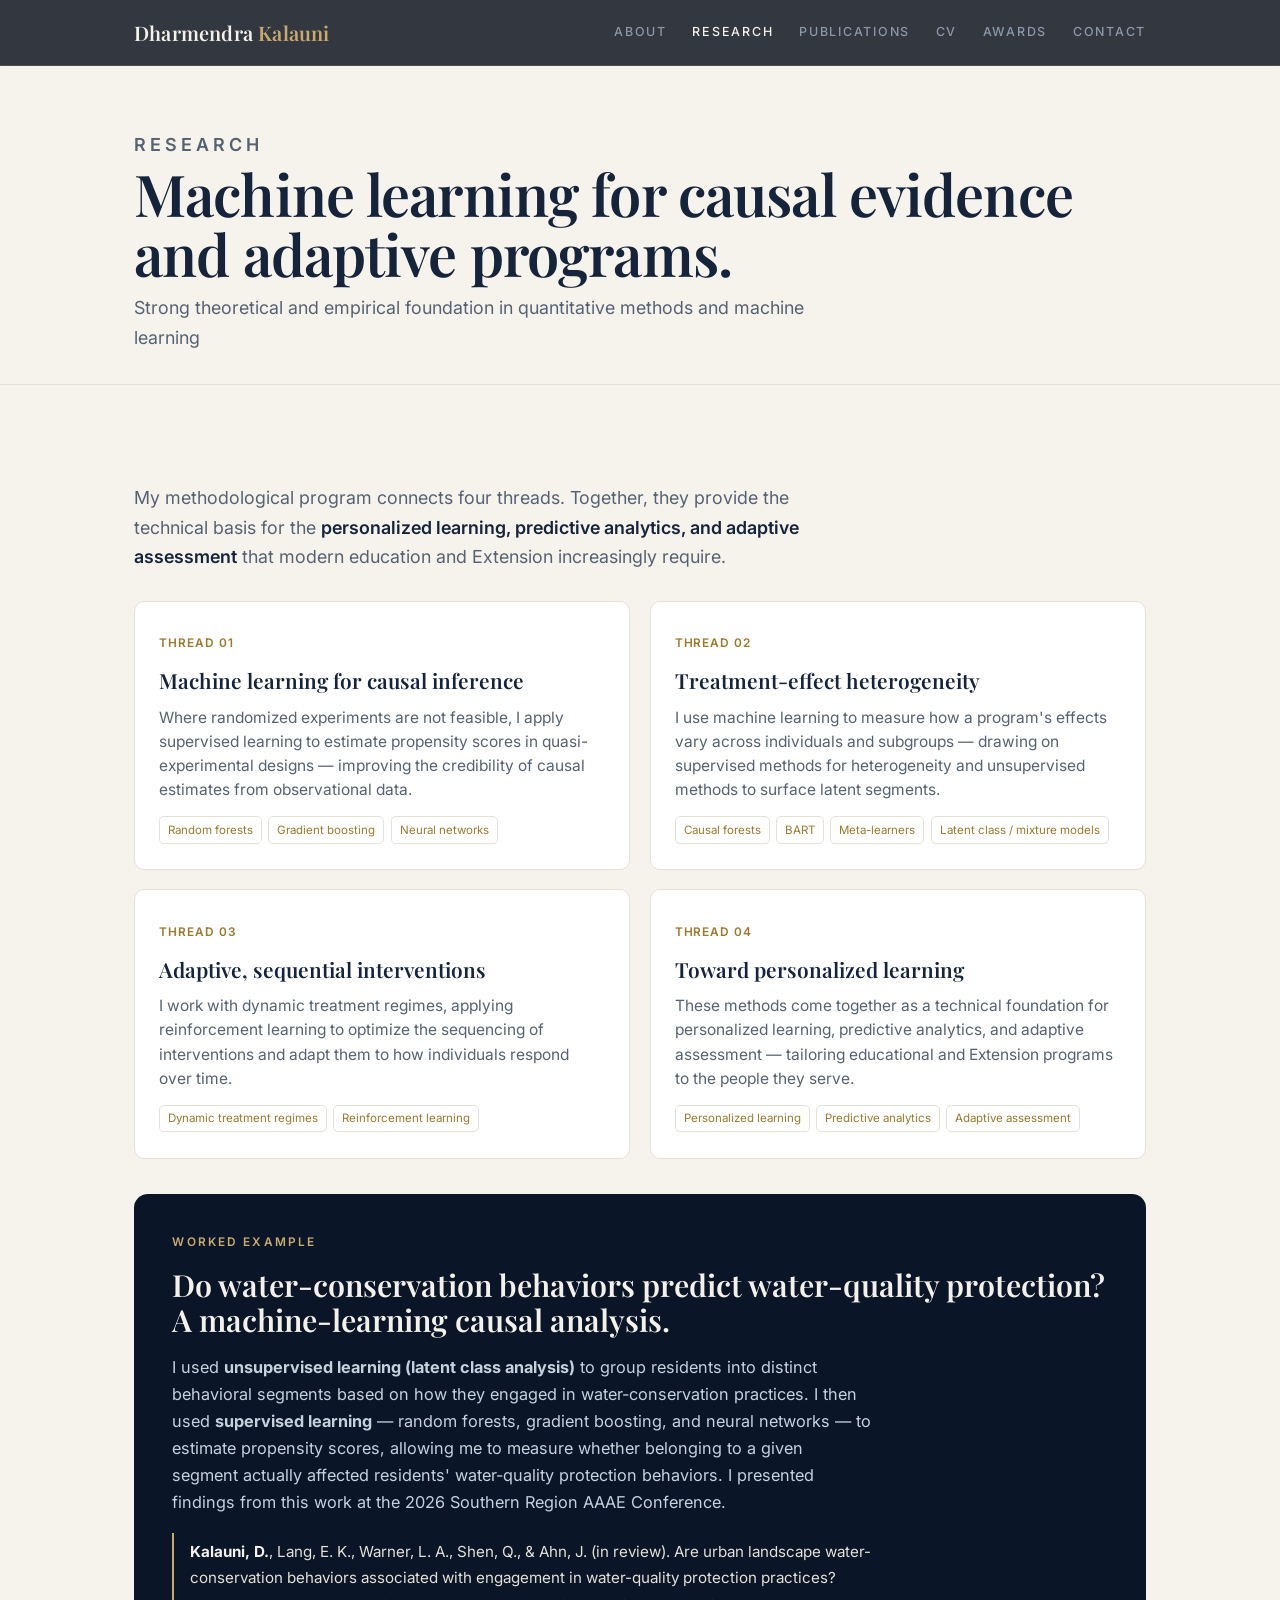
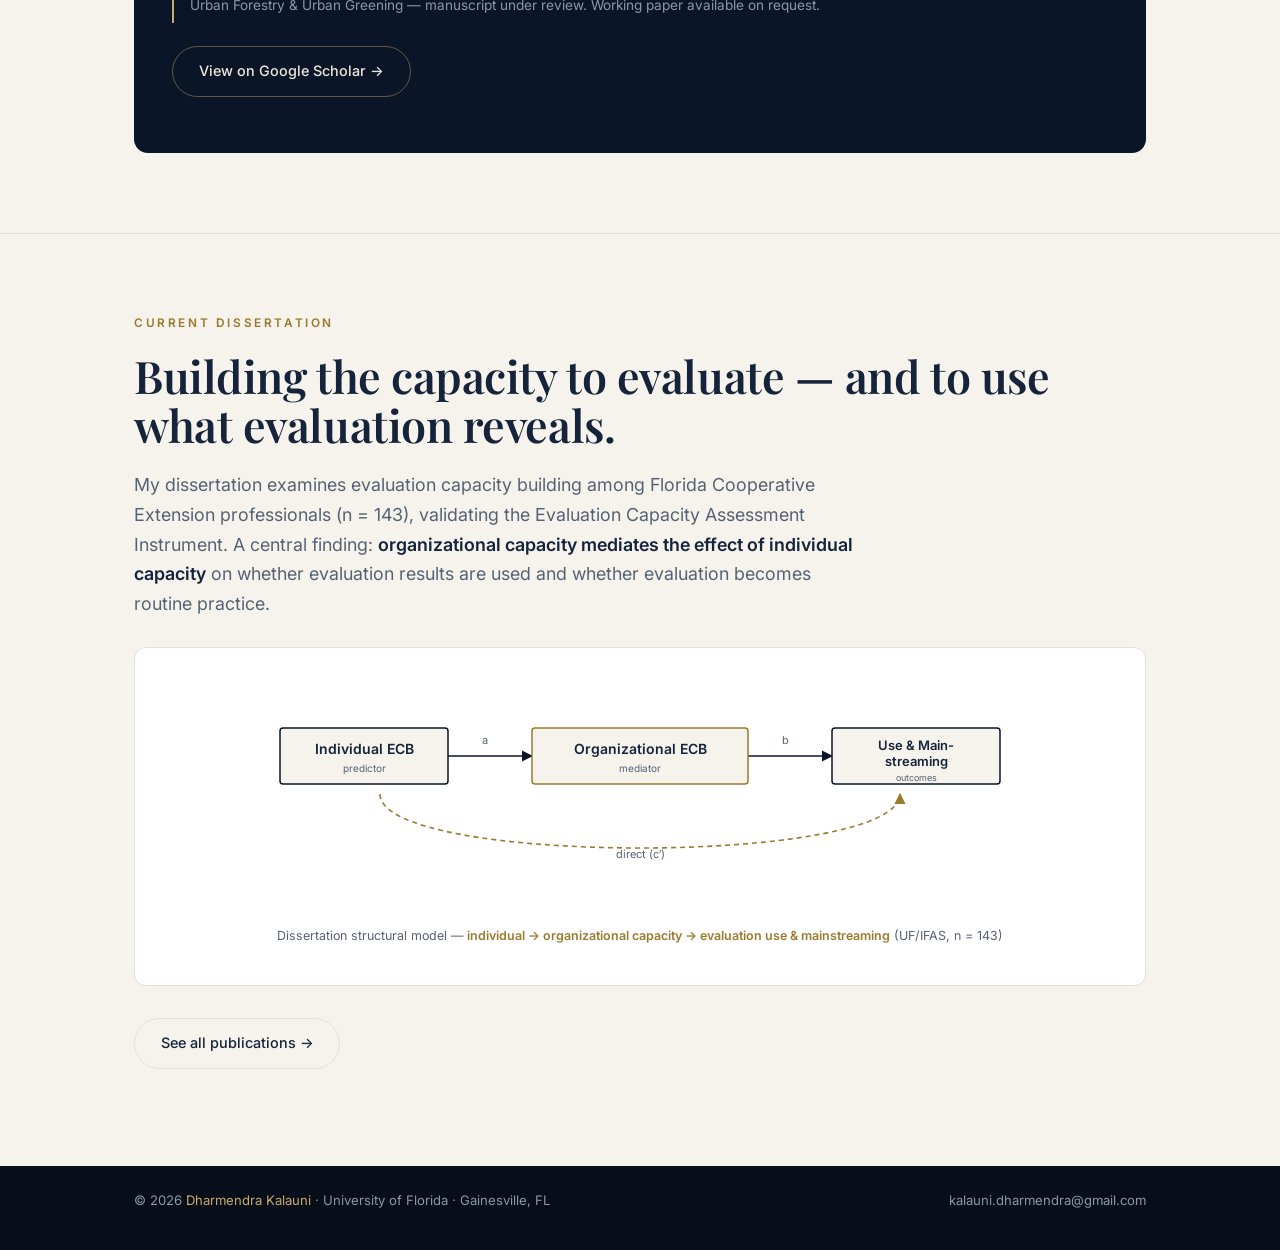
<file: research.html>
<!DOCTYPE html>
<html lang="en">
<head>
<meta charset="UTF-8" />
<meta name="viewport" content="width=device-width, initial-scale=1.0" />
<title>Research — Dharmendra Kalauni</title>
<meta name="description" content="Research of Dharmendra Kalauni — machine learning for causal inference, treatment-effect heterogeneity, dynamic treatment regimes, and adaptive programs in education and Extension." />
<link rel="preconnect" href="https://fonts.googleapis.com" />
<link rel="preconnect" href="https://fonts.gstatic.com" crossorigin />
<link href="https://fonts.googleapis.com/css2?family=Playfair+Display:wght@400;500;600;700&family=Inter:wght@300;400;500;600;700&display=swap" rel="stylesheet" />
<link rel="stylesheet" href="styles.css" />
<script>document.documentElement.className+=" js";</script>
</head>
  <script> window.chtlConfig = { chatbotId: "4993487192" } </script>
<script async data-id="4993487192" id="chtl-script" type="text/javascript" src="https://chatling.ai/js/embed.js"></script>
<body>

<nav class="nav"><div class="nav-inner">
  <a class="brand" href="index.html">Dharmendra <span class="gold">Kalauni</span></a>
  <div class="nav-links">
    <a href="about.html">About</a>
    <a href="research.html" aria-current="page">Research</a>
    <a href="publications.html">Publications</a>
    <a href="cv.html">CV</a>
    <a href="awards.html">Awards</a>
    <a href="contact.html">Contact</a>
  </div>
</div></nav>

<div class="page-head light"><div class="wrap">
  <p class="label">Research</p>
  <h1>Machine learning for causal evidence and adaptive programs.</h1>
  <p>Strong theoretical and empirical foundation in quantitative methods and machine learning </p>
</div></div>

<section class="section">
  <div class="wrap">
    <p class="lead-para reveal">
      My methodological program connects four threads. Together, they provide the technical basis for the
      <b>personalized learning, predictive analytics, and adaptive assessment</b> that modern education and
      Extension increasingly require.
    </p>

    <div class="threads reveal">
      <div class="thread">
        <span class="ix">THREAD 01</span>
        <h4>Machine learning for causal inference</h4>
        <p>Where randomized experiments are not feasible, I apply supervised learning to estimate propensity scores in quasi-experimental designs — improving the credibility of causal estimates from observational data.</p>
        <div class="meth"><span>Random forests</span><span>Gradient boosting</span><span>Neural networks</span></div>
      </div>
      <div class="thread">
        <span class="ix">THREAD 02</span>
        <h4>Treatment-effect heterogeneity</h4>
        <p>I use machine learning to measure how a program's effects vary across individuals and subgroups — drawing on supervised methods for heterogeneity and unsupervised methods to surface latent segments.</p>
        <div class="meth"><span>Causal forests</span><span>BART</span><span>Meta-learners</span><span>Latent class / mixture models</span></div>
      </div>
      <div class="thread">
        <span class="ix">THREAD 03</span>
        <h4>Adaptive, sequential interventions</h4>
        <p>I work with dynamic treatment regimes, applying reinforcement learning to optimize the sequencing of interventions and adapt them to how individuals respond over time.</p>
        <div class="meth"><span>Dynamic treatment regimes</span><span>Reinforcement learning</span></div>
      </div>
      <div class="thread">
        <span class="ix">THREAD 04</span>
        <h4>Toward personalized learning</h4>
        <p>These methods come together as a technical foundation for personalized learning, predictive analytics, and adaptive assessment — tailoring educational and Extension programs to the people they serve.</p>
        <div class="meth"><span>Personalized learning</span><span>Predictive analytics</span><span>Adaptive assessment</span></div>
      </div>
    </div>

    <div class="featured reveal">
      <p class="tagline">Worked example</p>
      <h3>Do water-conservation behaviors predict water-quality protection? A machine-learning causal analysis.</h3>
      <p>
        I used <b>unsupervised learning (latent class analysis)</b> to group residents into distinct behavioral
        segments based on how they engaged in water-conservation practices. I then used <b>supervised learning</b>
        — random forests, gradient boosting, and neural networks — to estimate propensity scores, allowing me to
        measure whether belonging to a given segment actually affected residents' water-quality protection
        behaviors. I presented findings from this work at the 2026 Southern Region AAAE Conference.
      </p>
      <p class="cite">
        <b>Kalauni, D.</b>, Lang, E. K., Warner, L. A., Shen, Q., &amp; Ahn, J. (in review). Are urban landscape
        water-conservation behaviors associated with engagement in water-quality protection practices?
        <span class="vn">Urban Forestry &amp; Urban Greening — manuscript under review. Working paper available on request.</span>
      </p>
      <p style="margin-top:1.4rem;">
        <a class="btn btn-ghost-light" href="https://scholar.google.com/citations?hl=en&amp;user=44QvjcsAAAAJ&amp;view_op=list_works&amp;sortby=pubdate">View on Google Scholar →</a>
      </p>
    </div>
  </div>
</section>

<section class="section">
  <div class="wrap">
    <p class="label">Current dissertation</p>
    <h2 class="sec-head reveal">Building the capacity to evaluate — and to use what evaluation reveals.</h2>
    <p class="lead-para reveal">
      My dissertation examines evaluation capacity building among Florida Cooperative Extension professionals
      (n&nbsp;=&nbsp;143), validating the Evaluation Capacity Assessment Instrument. A central finding:
      <b>organizational capacity mediates the effect of individual capacity</b> on whether evaluation results are
      used and whether evaluation becomes routine practice.
    </p>
    <div class="model-block reveal">
      <div class="model">
        <svg viewBox="0 0 760 220" role="img" aria-label="Mediation model: individual ECB acts on organizational ECB, which acts on evaluation use and mainstreaming, plus a direct path.">
          <defs>
            <marker id="arrow" viewBox="0 0 10 10" refX="9" refY="5" markerWidth="7" markerHeight="7" orient="auto-start-reverse"><path d="M0,0 L10,5 L0,10 z" fill="var(--navy)"></path></marker>
            <marker id="arrowg" viewBox="0 0 10 10" refX="9" refY="5" markerWidth="7" markerHeight="7" orient="auto-start-reverse"><path d="M0,0 L10,5 L0,10 z" fill="var(--gold-ink)"></path></marker>
          </defs>
          <path class="edge" d="M188,70 C235,70 235,70 272,70" marker-end="url(#arrow)"></path>
          <path class="edge" d="M488,70 C535,70 535,70 572,70" marker-end="url(#arrow)"></path>
          <path class="edge dash" d="M120,108 C120,180 640,180 640,108" marker-end="url(#arrowg)"></path>
          <text class="edge-label" x="225" y="58" text-anchor="middle">a</text>
          <text class="edge-label" x="525" y="58" text-anchor="middle">b</text>
          <text class="edge-label" x="380" y="172" text-anchor="middle" fill="var(--gold-ink)">direct (c′)</text>
          <g class="node"><rect x="20" y="42" width="168" height="56" rx="3"></rect><text x="104" y="68" text-anchor="middle" font-size="14">Individual ECB</text><text x="104" y="86" text-anchor="middle" font-size="10" class="sub">predictor</text></g>
          <g class="node accent"><rect x="272" y="42" width="216" height="56" rx="3"></rect><text x="380" y="68" text-anchor="middle" font-size="14">Organizational ECB</text><text x="380" y="86" text-anchor="middle" font-size="10" class="sub">mediator</text></g>
          <g class="node"><rect x="572" y="42" width="168" height="56" rx="3"></rect><text x="656" y="64" text-anchor="middle" font-size="13">Use &amp; Main-</text><text x="656" y="80" text-anchor="middle" font-size="13">streaming</text><text x="656" y="95" text-anchor="middle" font-size="9" class="sub">outcomes</text></g>
        </svg>
      </div>
      <p class="model-cap">Dissertation structural model — <b>individual → organizational capacity → evaluation use &amp; mainstreaming</b> (UF/IFAS, n = 143)</p>
    </div>
    <p style="margin-top:2rem;"><a class="btn btn-ghost" href="publications.html">See all publications →</a></p>
  </div>
</section>

<footer><div class="wrap">
  <span>© <span data-year></span> <span class="gold">Dharmendra Kalauni</span> · University of Florida · Gainesville, FL</span>
  <span>kalauni.dharmendra@gmail.com</span>
</div></footer>

<script src="script.js"></script>
</body>
</html>
</file>
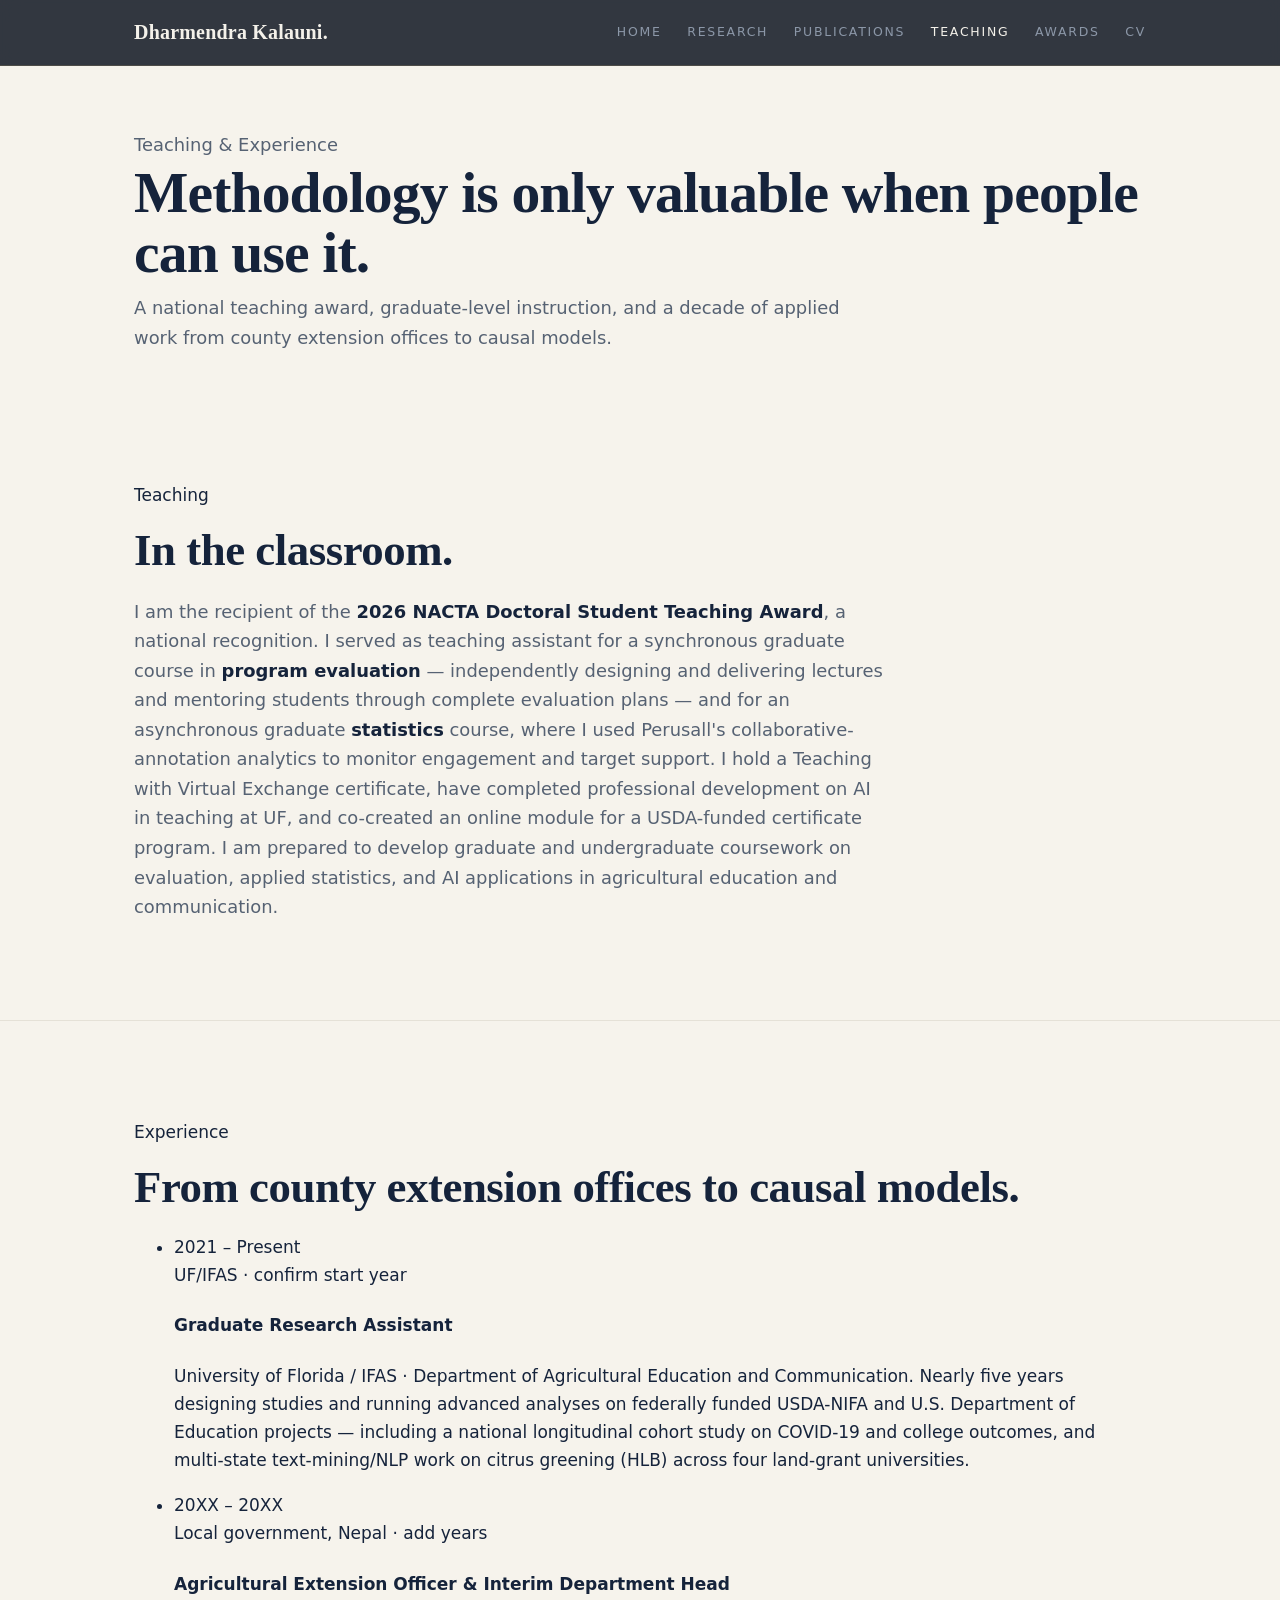
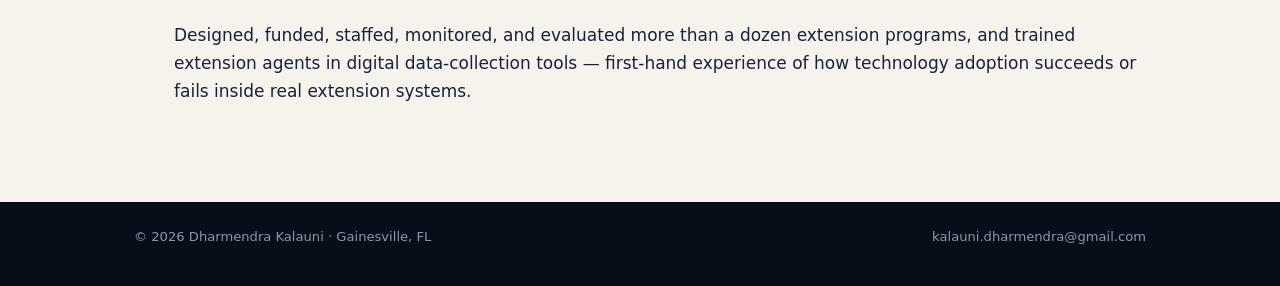
<file: teaching.html>
<!DOCTYPE html>
<html lang="en">
<head>
<meta charset="UTF-8" />
<meta name="viewport" content="width=device-width, initial-scale=1.0" />
<title>Teaching &amp; Experience — Dharmendra Kalauni</title>
<meta name="description" content="Teaching record and professional experience of Dharmendra Kalauni — NACTA award, graduate instruction, and applied research at UF/IFAS and in Nepal." />
<link rel="preconnect" href="https://fonts.googleapis.com" />
<link rel="preconnect" href="https://fonts.gstatic.com" crossorigin />
<link href="https://fonts.googleapis.com/css2?family=Fraunces:ital,opsz,wght@0,9..144,400;0,9..144,500;0,9..144,600;1,9..144,400&family=Hanken+Grotesk:wght@400;500;600;700&family=IBM+Plex+Mono:wght@400;500&display=swap" rel="stylesheet" />
<link rel="stylesheet" href="styles.css" />
</head>
<script> window.chtlConfig = { chatbotId: "4993487192" } </script>
<script async data-id="4993487192" id="chtl-script" type="text/javascript" src="https://chatling.ai/js/embed.js"></script>
<body>

<nav class="nav"><div class="nav-inner">
  <a class="brand" href="index.html">Dharmendra Kalauni<span class="dot">.</span></a>
  <div class="nav-links">
    <a href="index.html">Home</a>
    <a href="research.html">Research</a>
    <a href="publications.html">Publications</a>
    <a href="teaching.html" aria-current="page">Teaching</a>
    <a href="awards.html">Awards</a>
    <a href="cv.pdf">CV</a>
  </div>
</div></nav>

<div class="page-head"><div class="wrap">
  <p class="eyebrow">Teaching &amp; Experience</p>
  <h1>Methodology is only valuable when people can use it.</h1>
  <p>A national teaching award, graduate-level instruction, and a decade of applied work from county extension offices to causal models.</p>
</div></div>

<section class="section">
  <div class="wrap">
    <p class="eyebrow">Teaching</p>
    <h2 class="sec-head reveal">In the classroom.</h2>
    <p class="lead-para reveal">
      I am the recipient of the <strong>2026 NACTA Doctoral Student Teaching Award</strong>, a national recognition.
      I served as teaching assistant for a synchronous graduate course in <strong>program evaluation</strong> —
      independently designing and delivering lectures and mentoring students through complete evaluation plans — and
      for an asynchronous graduate <strong>statistics</strong> course, where I used Perusall's collaborative-annotation
      analytics to monitor engagement and target support. I hold a Teaching with Virtual Exchange certificate, have
      completed professional development on AI in teaching at UF, and co-created an online module for a USDA-funded
      certificate program. I am prepared to develop graduate and undergraduate coursework on evaluation, applied
      statistics, and AI applications in agricultural education and communication.
    </p>
  </div>
</section>

<section class="section">
  <div class="wrap">
    <p class="eyebrow">Experience</p>
    <h2 class="sec-head reveal">From county extension offices to causal models.</h2>
    <ul class="xp reveal">
      <li>
        <div>
          <div class="when">2021 &ndash; Present</div>
          <div class="where">UF/IFAS &middot; confirm start year</div>
        </div>
        <div>
          <h4>Graduate Research Assistant</h4>
          <p>University of Florida / IFAS &middot; Department of Agricultural Education and Communication. Nearly five years
          designing studies and running advanced analyses on federally funded USDA-NIFA and U.S. Department of Education
          projects — including a national longitudinal cohort study on COVID-19 and college outcomes, and multi-state
          text-mining/NLP work on citrus greening (HLB) across four land-grant universities.</p>
        </div>
      </li>
      <li>
        <div>
          <div class="when">20XX &ndash; 20XX</div>
          <div class="where">Local government, Nepal &middot; add years</div>
        </div>
        <div>
          <h4>Agricultural Extension Officer &amp; Interim Department Head</h4>
          <p>Designed, funded, staffed, monitored, and evaluated more than a dozen extension programs, and trained
          extension agents in digital data-collection tools — first-hand experience of how technology adoption succeeds
          or fails inside real extension systems.</p>
        </div>
      </li>
    </ul>
  </div>
</section>

<footer><div class="wrap">
  <span>&copy; <span data-year></span> Dharmendra Kalauni · Gainesville, FL</span>
  <span>kalauni.dharmendra@gmail.com</span>
</div></footer>

<script src="script.js"></script>
</body>
</html>
</file>
<file: styles.css>
/* ============================================================
   Dharmendra Kalauni — shared styles
   Deep navy + warm gold · Playfair Display + Inter · upright type
   ============================================================ */
:root{
  --navy:#0A1628; --navy-deep:#070E1A; --navy-soft:#13243E; --navy-card:#101F35;
  --paper:#F6F3EC; --surface:#FFFFFF;
  --ink:#15233B; --ink-soft:#566273;
  --gold:#C8A96E; --gold-soft:#D8BD86; --gold-ink:#9A7B2E; --gold-tint:#EFE7D6;
  --line:#E5E1D7; --line-soft:#EFEBE2;
  --line-dk:rgba(200,169,110,.18); --text-dk:#C7D0DD; --text-dk-soft:#8C97A8;
  --display:"Playfair Display",Georgia,serif;
  --body:"Inter",system-ui,sans-serif;
  --maxw:1140px; --gut:clamp(1.25rem,5vw,4rem);
}
*{box-sizing:border-box;}
html{scroll-behavior:smooth;}
@media (prefers-reduced-motion:reduce){html{scroll-behavior:auto;}}
body{margin:0;background:var(--paper);color:var(--ink);font-family:var(--body);font-size:17px;line-height:1.65;-webkit-font-smoothing:antialiased;text-rendering:optimizeLegibility;}
body.theme-dark{background:var(--navy);color:var(--text-dk);}
a{color:inherit;}
img{max-width:100%;display:block;}
.wrap{max-width:var(--maxw);margin:0 auto;padding-left:var(--gut);padding-right:var(--gut);}
.label{font-family:var(--body);font-size:.74rem;font-weight:600;letter-spacing:.22em;text-transform:uppercase;color:var(--gold-ink);margin:0 0 1.1rem;}
.theme-dark .label,.hero .label,.dark-sec .label{color:var(--gold);}

/* ---------- NAV (dark, consistent) ---------- */
.nav{position:sticky;top:0;z-index:50;background:rgba(7,14,26,.82);backdrop-filter:blur(10px);border-bottom:1px solid var(--line-dk);}
.nav-inner{max-width:var(--maxw);margin:0 auto;padding:1rem var(--gut);display:flex;align-items:center;justify-content:space-between;gap:1rem;flex-wrap:wrap;}
.brand{font-family:var(--display);font-weight:600;font-size:1.25rem;letter-spacing:.01em;text-decoration:none;color:#F4F1EA;}
.brand .gold{color:var(--gold);}
.nav-links{display:flex;gap:1.6rem;flex-wrap:wrap;}
.nav-links a{font-family:var(--body);font-size:.78rem;font-weight:500;letter-spacing:.14em;text-transform:uppercase;text-decoration:none;color:var(--text-dk-soft);transition:color .2s;padding:.2rem 0;}
.nav-links a:hover{color:var(--gold);}
.nav-links a[aria-current="page"]{color:#F4F1EA;}

/* ---------- BUTTONS ---------- */
.btn{font-family:var(--body);font-size:.9rem;font-weight:500;text-decoration:none;padding:.8rem 1.6rem;border-radius:40px;transition:all .2s;display:inline-flex;align-items:center;gap:.55rem;cursor:pointer;}
.btn-solid{background:var(--gold);color:var(--navy-deep);}
.btn-solid:hover{background:var(--gold-soft);}
.btn-ghost{border:1px solid var(--line);color:var(--ink);}
.btn-ghost:hover{border-color:var(--gold-ink);color:var(--gold-ink);}
.btn-ghost-light{border:1px solid rgba(200,169,110,.45);color:#EDE7DA;}
.btn-ghost-light:hover{border-color:var(--gold);color:var(--gold);}

/* ---------- HERO ---------- */
.hero{background:var(--navy);color:var(--text-dk);position:relative;overflow:hidden;}
.hero::after{content:"";position:absolute;inset:0;background:radial-gradient(120% 120% at 88% -10%,rgba(200,169,110,.10),transparent 55%);pointer-events:none;}
.hero-inner{max-width:var(--maxw);margin:0 auto;padding:clamp(3rem,8vw,6rem) var(--gut);position:relative;z-index:1;display:grid;grid-template-columns:1.15fr .85fr;gap:clamp(2rem,5vw,4rem);align-items:center;}
@media (max-width:820px){.hero-inner{grid-template-columns:1fr;}.hero-portrait{order:-1;}}
.hero .chip{display:inline-flex;align-items:center;gap:.55rem;border:1px solid var(--line-dk);border-radius:40px;padding:.4rem 1rem;font-size:.82rem;color:var(--gold);margin-bottom:1.4rem;}
.hero .chip::before{content:"";width:7px;height:7px;border-radius:50%;background:var(--gold);}
.hero h1{font-family:var(--display);font-weight:600;font-size:clamp(2.8rem,7.5vw,4.8rem);line-height:1.02;letter-spacing:-0.01em;margin:.1rem 0 .9rem;color:#F4F1EA;}
.hero h1 .ln2{display:block;color:var(--gold);}
.hero .role{font-size:clamp(1.05rem,2.3vw,1.35rem);color:#E4E0D6;margin:0 0 .3rem;font-weight:500;}
.hero .role b{color:var(--gold);font-weight:600;}
.hero .where{font-size:.98rem;color:var(--text-dk-soft);margin:0 0 1.4rem;}
.hero .lede{font-size:1.05rem;line-height:1.6;color:var(--text-dk);max-width:46ch;margin:0 0 1.9rem;}
.hero .lede b{color:#F4F1EA;font-weight:600;}
.hero .cta-row{display:flex;flex-wrap:wrap;gap:.8rem;margin-bottom:2rem;}
.hero .connect{display:flex;align-items:center;gap:.8rem;}
.hero .connect .lbl{font-size:.72rem;font-weight:600;letter-spacing:.2em;text-transform:uppercase;color:var(--text-dk-soft);margin-right:.3rem;}
.iconbtn{width:42px;height:42px;border-radius:50%;border:1px solid var(--line-dk);display:inline-flex;align-items:center;justify-content:center;color:var(--text-dk);transition:all .2s;}
.iconbtn:hover{border-color:var(--gold);color:var(--gold);}
.iconbtn svg{width:18px;height:18px;}

/* portrait + orbiting dot */
.hero-portrait{display:flex;justify-content:center;}
.portrait{position:relative;width:min(330px,76vw);aspect-ratio:1;}
.portrait .ring{position:absolute;inset:0;border:1px dashed rgba(200,169,110,.4);border-radius:50%;}
.portrait .orbit{position:absolute;inset:0;border-radius:50%;animation:spin 14s linear infinite;}
.portrait .orbit::before{content:"";position:absolute;top:-6px;left:50%;width:12px;height:12px;margin-left:-6px;background:var(--gold);border-radius:50%;box-shadow:0 0 14px 2px rgba(200,169,110,.8);}
@keyframes spin{to{transform:rotate(360deg);}}
@media (prefers-reduced-motion:reduce){.portrait .orbit{animation:none;}}
.headshot{position:absolute;inset:16px;border-radius:50%;overflow:hidden;background:var(--navy-soft);border:1px solid var(--line-dk);display:flex;align-items:center;justify-content:center;}
.headshot img{width:100%;height:100%;object-fit:cover;}
.headshot.empty::after{content:"DK";font-family:var(--display);font-size:3rem;color:var(--gold);font-weight:600;}

/* ---------- SECTIONS ---------- */
.section{padding:clamp(3rem,7vw,5rem) 0;}
.section + .section{border-top:1px solid var(--line);}
.sec-head{font-family:var(--display);font-weight:600;font-size:clamp(1.9rem,4vw,2.8rem);letter-spacing:-0.01em;margin:0 0 1.3rem;line-height:1.1;}
.lead-para{font-size:1.12rem;max-width:66ch;color:var(--ink-soft);}
.lead-para b,.lead-para strong{color:var(--ink);font-weight:600;}
.theme-dark .lead-para{color:var(--text-dk);}
.theme-dark .lead-para b{color:#F4F1EA;}

.page-head{padding:clamp(2.6rem,6vw,4rem) 0 clamp(1.4rem,3vw,2rem);}
.page-head.light{border-bottom:1px solid var(--line);}
.page-head h1{font-family:var(--display);font-weight:600;font-size:clamp(2.2rem,5.5vw,3.6rem);letter-spacing:-0.015em;margin:.2rem 0 .6rem;line-height:1.05;}
.page-head p{color:var(--ink-soft);max-width:62ch;margin:0;font-size:1.12rem;}
.theme-dark .page-head p{color:var(--text-dk);}
.page-head .row{display:flex;justify-content:space-between;align-items:flex-end;gap:1.5rem;flex-wrap:wrap;}

/* ---------- STATS (home) ---------- */
.stats{display:flex;flex-wrap:wrap;gap:1.6rem 3rem;padding:2rem 0;border-top:1px solid var(--line);border-bottom:1px solid var(--line);}
.stat .n{font-family:var(--display);font-weight:600;font-size:clamp(1.9rem,4.5vw,2.7rem);line-height:1;}
.stat .l{font-size:.74rem;font-weight:500;letter-spacing:.12em;text-transform:uppercase;color:var(--ink-soft);margin-top:.5rem;}

/* ---------- CARDS (home) ---------- */
.cards{display:grid;grid-template-columns:repeat(3,1fr);gap:1.1rem;margin-top:2.4rem;}
@media (max-width:820px){.cards{grid-template-columns:1fr 1fr;}}
@media (max-width:520px){.cards{grid-template-columns:1fr;}}
.card{display:flex;flex-direction:column;text-decoration:none;color:var(--ink);background:var(--surface);border:1px solid var(--line);border-radius:10px;padding:1.6rem 1.5rem;transition:transform .2s,border-color .2s,box-shadow .2s;}
.card:hover{transform:translateY(-3px);border-color:var(--gold);box-shadow:0 14px 34px -20px rgba(10,22,40,.4);}
.card .ix{font-size:.74rem;font-weight:600;color:var(--gold-ink);letter-spacing:.08em;}
.card h3{font-family:var(--display);font-weight:600;font-size:1.35rem;margin:.5rem 0 .4rem;}
.card p{margin:0 0 1.1rem;font-size:.95rem;color:var(--ink-soft);line-height:1.5;flex:1;}
.card .go{font-size:.82rem;font-weight:600;color:var(--gold-ink);}

/* ---------- ABOUT ---------- */
.about-grid{display:grid;grid-template-columns:1.4fr 1fr;gap:clamp(2rem,5vw,3.5rem);align-items:start;}
@media (max-width:820px){.about-grid{grid-template-columns:1fr;}}
.bio p{font-size:1.1rem;color:var(--ink-soft);margin:0 0 1.2rem;}
.bio p b{color:var(--ink);font-weight:600;}
.toolkit{background:var(--navy);color:var(--text-dk);border-radius:14px;padding:1.8rem 1.7rem;position:sticky;top:90px;}
.toolkit h3{font-size:.76rem;font-weight:600;letter-spacing:.18em;text-transform:uppercase;color:var(--gold);margin:0 0 1.4rem;}
.toolkit .grp{margin-bottom:1.3rem;}
.toolkit .grp:last-child{margin-bottom:0;}
.toolkit .grp h4{font-size:.7rem;font-weight:600;letter-spacing:.12em;text-transform:uppercase;color:var(--text-dk-soft);margin:0 0 .6rem;}
.toolkit .tags{display:flex;flex-wrap:wrap;gap:.45rem;}
.toolkit .tag{font-size:.78rem;color:#E4E0D6;border:1px solid var(--line-dk);border-radius:6px;padding:.3rem .65rem;background:rgba(255,255,255,.02);}
.interests{display:flex;flex-wrap:wrap;gap:.5rem;margin-top:1rem;}
.interests .tag{font-size:.85rem;color:var(--ink);border:1px solid var(--line);border-radius:40px;padding:.4rem .9rem;background:var(--surface);}

/* ---------- RESEARCH threads ---------- */
.threads{display:grid;grid-template-columns:1fr 1fr;gap:1.2rem;margin-top:1.8rem;}
@media (max-width:720px){.threads{grid-template-columns:1fr;}}
.thread{border:1px solid var(--line);border-radius:10px;padding:1.6rem 1.5rem;background:var(--surface);}
.thread .ix{font-size:.74rem;font-weight:600;color:var(--gold-ink);letter-spacing:.08em;}
.thread h4{font-family:var(--display);font-weight:600;font-size:1.3rem;margin:.5rem 0 .5rem;}
.thread p{margin:0;font-size:.97rem;color:var(--ink-soft);line-height:1.55;}
.thread .meth{margin-top:.9rem;display:flex;flex-wrap:wrap;gap:.4rem;}
.thread .meth span{font-size:.72rem;color:var(--gold-ink);border:1px solid var(--line);border-radius:5px;padding:.2rem .5rem;}

.featured{margin-top:2.2rem;background:var(--navy);color:var(--text-dk);border-radius:14px;padding:clamp(1.6rem,4vw,2.4rem);}
.featured .tagline{font-size:.74rem;font-weight:600;letter-spacing:.18em;text-transform:uppercase;color:var(--gold);margin:0 0 1rem;}
.featured h3{font-family:var(--display);font-weight:600;font-size:clamp(1.4rem,3vw,1.9rem);color:#F4F1EA;margin:0 0 1rem;line-height:1.15;}
.featured p{color:var(--text-dk);font-size:1.02rem;margin:0 0 1.1rem;max-width:70ch;}
.featured .cite{border-left:2px solid var(--gold);padding:.4rem 0 .4rem 1rem;font-size:.95rem;color:#E4E0D6;}
.featured .cite b{color:#F4F1EA;}
.featured .cite .vn{display:block;color:var(--text-dk-soft);font-size:.85rem;margin-top:.3rem;}

/* ---------- MODEL DIAGRAM ---------- */
.model-block{margin-top:1.8rem;background:var(--surface);border:1px solid var(--line);border-radius:12px;padding:clamp(1.5rem,4vw,2.4rem);}
.model svg{width:100%;height:auto;max-width:760px;margin:0 auto;display:block;}
.model-cap{font-size:.78rem;color:var(--ink-soft);margin:1.2rem 0 0;text-align:center;}
.model-cap b{color:var(--gold-ink);font-weight:600;}
.node rect{fill:var(--paper);stroke:var(--navy);stroke-width:1.5;}
.node.accent rect{stroke:var(--gold-ink);}
.node text{font-family:var(--body);font-weight:600;fill:var(--ink);}
.node .sub{font-weight:400;fill:var(--ink-soft);}
.edge{stroke:var(--navy);stroke-width:1.6;fill:none;}
.edge.dash{stroke:var(--gold-ink);stroke-dasharray:5 4;}
.edge-label{font-size:11px;fill:var(--ink-soft);}

/* ---------- PUBLICATIONS ---------- */
.pub-list{list-style:none;margin:1.4rem 0 0;padding:0;border-top:1px solid var(--line);}
.pub-list li{padding:1.15rem 0;border-bottom:1px solid var(--line-soft);display:grid;grid-template-columns:auto 1fr;gap:1.2rem;}
.pub-list .yr{font-size:.85rem;font-weight:600;color:var(--gold-ink);padding-top:.15rem;}
.pub-list .cite{font-size:.98rem;line-height:1.55;}
.pub-list .cite em{color:var(--ink-soft);font-style:normal;}
.pub-list .cite b{color:var(--ink);font-weight:700;}
.pub-list .venue{font-size:.82rem;color:var(--ink-soft);display:block;margin-top:.3rem;}
.pub-list .venue a{color:var(--gold-ink);text-decoration:none;border-bottom:1px solid transparent;}
.pub-list .venue a:hover{border-bottom-color:var(--gold-ink);}
.sub-label{font-size:.76rem;font-weight:600;letter-spacing:.14em;text-transform:uppercase;color:var(--gold-ink);margin:2.6rem 0 .2rem;}

/* ---------- CV TIMELINE (dark) ---------- */
.cv-grid{display:grid;grid-template-columns:1fr 1fr;gap:clamp(2rem,5vw,4rem);margin-top:1rem;}
@media (max-width:820px){.cv-grid{grid-template-columns:1fr;}}
.tl-head{font-size:.78rem;font-weight:600;letter-spacing:.16em;text-transform:uppercase;color:var(--gold);border-bottom:1px solid var(--line-dk);padding-bottom:.8rem;margin:0 0 1.6rem;}
.tl{list-style:none;margin:0;padding:0;position:relative;border-left:1px solid var(--line-dk);}
.tl li{position:relative;padding:0 0 1.8rem 1.6rem;}
.tl li::before{content:"";position:absolute;left:-5px;top:.35rem;width:9px;height:9px;border-radius:50%;background:var(--gold);box-shadow:0 0 0 3px var(--navy);}
.tl .when{font-size:.8rem;font-weight:500;color:var(--gold);margin-bottom:.3rem;}
.tl h4{font-family:var(--display);font-weight:600;font-size:1.2rem;color:#F4F1EA;margin:0 0 .25rem;}
.tl .org{font-size:.95rem;color:var(--text-dk-soft);margin:0 0 .6rem;}
.tl .badge{display:inline-block;font-size:.74rem;color:var(--gold);border:1px solid var(--line-dk);border-radius:40px;padding:.15rem .7rem;margin:0 0 .6rem;}
.tl ul{margin:.4rem 0 0;padding-left:1.1rem;}
.tl ul li{padding:0;margin:0 0 .35rem;border:none;font-size:.92rem;color:var(--text-dk);}
.tl ul li::before{display:none;}

/* ---------- AWARDS ---------- */
.awards-grid{display:grid;grid-template-columns:repeat(2,1fr);gap:1.5rem;margin-top:1.6rem;}
@media (max-width:680px){.awards-grid{grid-template-columns:1fr;}}
.award{background:var(--surface);border:1px solid var(--line);border-radius:12px;overflow:hidden;display:flex;flex-direction:column;}
.photo{position:relative;aspect-ratio:16/10;background:var(--gold-tint);border-bottom:1px solid var(--line);}
.photo img{width:100%;height:100%;object-fit:cover;}
.photo.empty{display:flex;align-items:center;justify-content:center;}
.photo.empty::after{content:attr(data-label);font-size:.8rem;font-weight:600;letter-spacing:.06em;color:var(--gold-ink);text-align:center;padding:1rem;}
.award .body{padding:1.2rem 1.4rem;}
.award .year{font-size:.76rem;font-weight:600;color:var(--gold-ink);}
.award h4{font-family:var(--display);font-weight:600;font-size:1.22rem;margin:.4rem 0 .4rem;}
.award p{margin:0;font-size:.93rem;color:var(--ink-soft);line-height:1.5;}

/* ---------- CONTACT (Let's Connect) ---------- */
.connect-grid{display:grid;grid-template-columns:1fr 1fr;gap:clamp(2.5rem,6vw,5rem);align-items:start;}
@media (max-width:820px){.connect-grid{grid-template-columns:1fr;}}
.connect h2{font-family:var(--display);font-weight:600;font-size:clamp(2.4rem,6vw,3.6rem);color:#F4F1EA;margin:0 0 1.2rem;}
.connect .intro{color:var(--text-dk);font-size:1.05rem;max-width:42ch;margin:0 0 2.4rem;}
.info-row{display:flex;gap:1rem;align-items:flex-start;margin-bottom:1.5rem;}
.info-row .ico{flex:none;width:46px;height:46px;border-radius:10px;background:rgba(200,169,110,.12);border:1px solid var(--line-dk);display:flex;align-items:center;justify-content:center;color:var(--gold);}
.info-row .ico svg{width:20px;height:20px;}
.info-row .k{font-size:.72rem;font-weight:600;letter-spacing:.16em;text-transform:uppercase;color:var(--text-dk-soft);margin-bottom:.2rem;}
.info-row .v{font-size:1.02rem;color:#EDE7DA;}
.info-row a.v{text-decoration:none;}
.info-row a.v:hover{color:var(--gold);}
.find-card{display:flex;align-items:center;gap:1rem;background:var(--navy-card);border:1px solid var(--line-dk);border-radius:14px;padding:1.1rem 1.3rem;text-decoration:none;margin-bottom:1rem;transition:border-color .2s,transform .2s;}
.find-card:hover{border-color:var(--gold);transform:translateX(3px);}
.find-card .ico{flex:none;width:46px;height:46px;border-radius:10px;background:rgba(200,169,110,.12);display:flex;align-items:center;justify-content:center;color:var(--gold);}
.find-card .ico svg{width:22px;height:22px;}
.find-card .t{flex:1;}
.find-card .t .nm{font-size:1.05rem;font-weight:600;color:#F4F1EA;}
.find-card .t .sb{font-size:.85rem;color:var(--text-dk-soft);}
.find-card .arr{color:var(--text-dk-soft);font-size:1.1rem;}
.find-card:hover .arr{color:var(--gold);}

/* ---------- FOOTER ---------- */
footer{background:var(--navy-deep);color:var(--text-dk-soft);font-size:.82rem;padding:1.5rem 0 2.4rem;}
footer .wrap{display:flex;flex-wrap:wrap;justify-content:space-between;gap:.6rem;}
footer .gold{color:var(--gold);}

/* ---------- reveal + a11y ---------- */
.reveal{transition:opacity .7s ease,transform .7s ease;}
.js .reveal{opacity:0;transform:translateY(14px);}
.js .reveal.in{opacity:1;transform:none;}
@media (prefers-reduced-motion:reduce){.js .reveal{opacity:1;transform:none;transition:none;}}
:focus-visible{outline:2px solid var(--gold);outline-offset:3px;border-radius:2px;}

/* dark-theme heading overrides */
.theme-dark .page-head h1,.theme-dark .sec-head{color:#F4F1EA;}
.theme-dark .section + .section{border-top-color:var(--line-dk);}
.theme-dark .page-head.light{border-bottom-color:var(--line-dk);}
</file>
